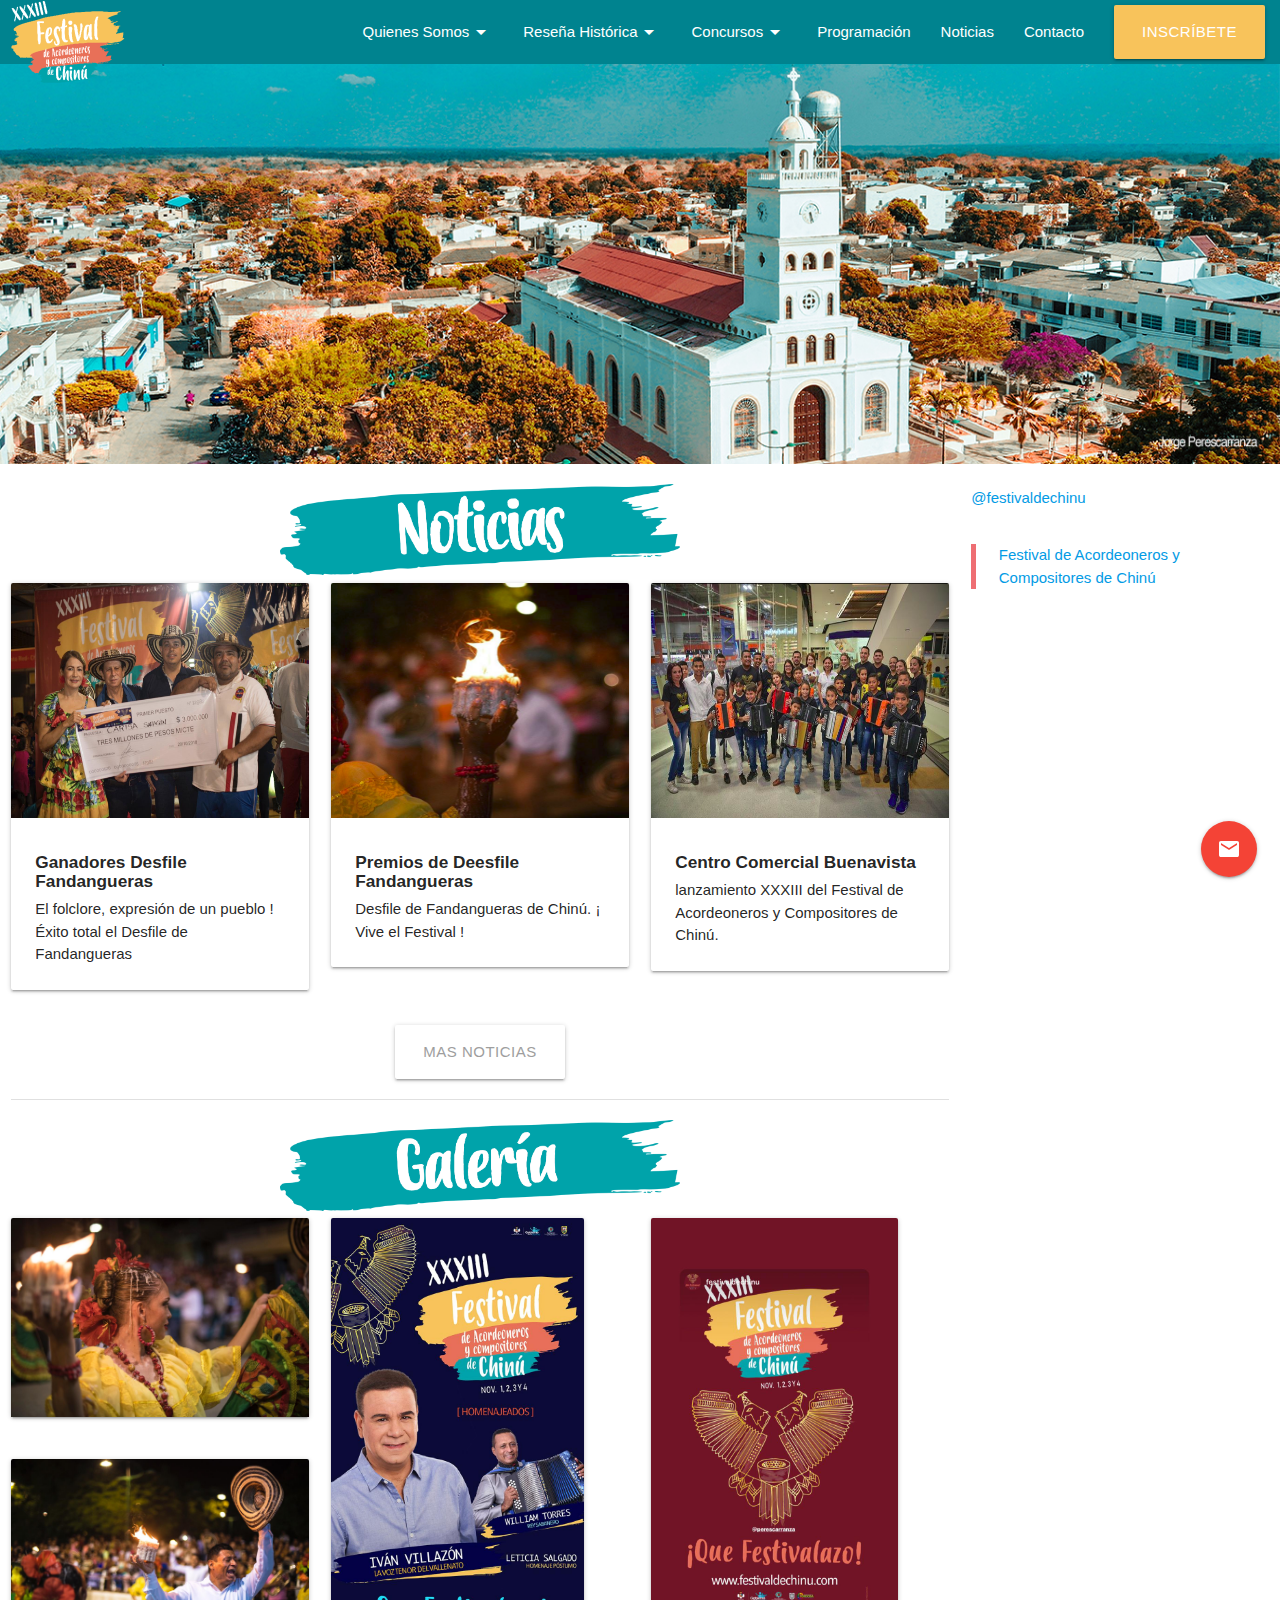
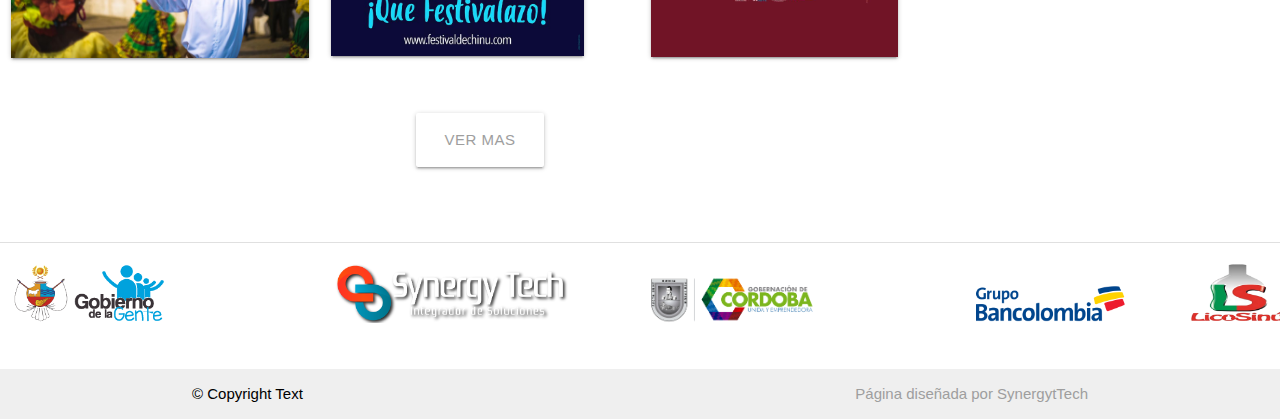
<file: index.html>
<!DOCTYPE html>
<html lang="es">

<head>
	<meta charset="utf-8">
	<link href="https://fonts.googleapis.com/icon?family=Material+Icons" rel="stylesheet">
	<link rel="icon" type="image/png" href="./img/favicon.ico" />
	<link rel="stylesheet" type="text/css" href="./css/materialize/materialize.min.css">
	<link rel="stylesheet" type="text/css" href="./css/master.css">
	<title>Festival de Chinú</title>
</head>

<body>
	<!-- NAV -->
	<div class="navbar-fixed">
		<nav class="green-fest z-depth-0">
			<div class="nav-wrapper">
				<a href="#" class="sidenav-trigger" data-target="mobile-nav">
					<i class="material-icons">menu</i>
				</a>
				<a href="./index.html" class="brand-logo"> <img src="./img/logo.png" alt=""> </a>
				<ul class="right hide-on-med-and-down">
						<li><a class="nav navText" href="#!" data-target="dropdown1">Quienes Somos<i class="material-icons right">arrow_drop_down</i></a></li>
					<li><a class="nav navText" href="#!" data-target="dropdown2">Reseña Histórica<i class="material-icons right">arrow_drop_down</i></a></li>
					<li><a class="nav navText" href="#!" data-target="dropdown3">Concursos<i class="material-icons right">arrow_drop_down</i></a></li>
					<li><a class="navText" href="./programacion.html">Programación</a></li>
					<li><a class="navText" href="./noticias.html">Noticias</a></li>
					<!-- <li><a class="navText" href="./galeria.html">Galería</a></li> -->
					
					<li><a class="navText" href="./contacto.html">Contacto</a></li>
					<li><a class="waves-effect waves-light btn-large yellow-fest" href="./inscripcion.html">Inscríbete</a></li>
				</ul>
			</div>
		</nav>
	</div>

	<!-- SIDENAV -->
	<ul class="sidenav collapsible" id="mobile-nav">
		<li>
			<div class="collapsible-header">Quienes Somos<i class="material-icons">arrow_drop_down</i></div>
			<div class="collapsible-body ">
				<ul>
					<li><a href="./juntaD.html">Junta Directiva</a></li>
					<!-- <li><a href="#!">Presidentes</a></li> -->
				</ul>
			</div>

		</li>
		<li>
			<div class="collapsible-header">Reseña Histórica<i class="material-icons">arrow_drop_down</i></div>
			<div class="collapsible-body ">
				<ul>
					<li><a href="#!">Historia del Festival</a></li>
					<li><a href="#!">Homenajeados</a></li>
				</ul>
			</div>
		</li>
		<li>
			<div class="collapsible-header">Concursos<i class="material-icons">arrow_drop_down</i></div>
			<div class="collapsible-body ">
				<ul>
					<li><a href="./reglamento.html">Reglamentos</a></li>
					<li><a href="./concursos.html">Concursos a Realizar</a></li>
					<li><a href="./premios.html">Premios</a></li>
				</ul>
			</div>

		</li>
		<li><a href="./programacion.html">Programación</a></li>
		<li><a href="#!">Noticias</a></li>
		<li><a href="#!">Galería</a></li>
		<li><a href="./contacto.html">Contáctenos</a></li>
		<li><a href="./inscripcion.html">Inscríbete</a></li>
		<li>
			<div class="divider"></div>
		</li>
	</ul>

	<!-- Dropdown Structure -->
	<ul id="dropdown1" class="dropdown-content green-fest">
		<li><a href="./juntaD.html">Junta Directiva</a></li>
		<!-- <li><a href="#!">Presidentes</a></li> -->
	</ul>
	<ul id="dropdown2" class="dropdown-content green-fest">
		<li><a href="#!">Historia del Festival</a></li>
		<li><a href="#!">Homenajeados</a></li>
	</ul>
	<ul id="dropdown3" class="dropdown-content green-fest">
		<li><a href="./reglamento.html">Reglamentos</a></li>
		<li><a href="./concursos.html">Concursos a Realizar</a></li>
		<li><a href="./premios.html">Premios</a></li>
	</ul>

	<!-- Content -->
	<!-- Carousel -->
	<div class="carousel carousel-slider ">

		<div class="carousel-item carousel" href="#one!">
			<img src="./img/banner8.jpg" alt="" style="width:100%; height: 100% ">
		</div>
		<div class="carousel-item carousel2" href="#two!">
			<img src="./img/Sin título-1 copia.jpg" alt="" style="width:100%; height: 100% ">
		</div>
		<div class="carousel-item carousel3" href="#three!">
			<img src="./img/banner44.jpg" alt="" style="width:100%; height: 100% ">
		</div>
		<div class="carousel-item carousel3" href="#three!">
			<img src="./img/banner7.jpg" alt="" style="width:100%; height: 100% ">
		</div>
		<div class="carousel-item carousel3" href="#three!">
			<img src="./img/banner6.jpg" alt="" style="width:100%; height: 100% ">
		</div>
	</div>

	<div class="fixed-action-btn">
		<a class="btn-floating btn-large red" href="https://gator3185.hostgator.com:2096/" target="_blank"> 
		  <i class="large material-icons">mail</i>
		</a>
		
	  </div>
	<div class="row">
		<main class="col s12 m8 l9">
			<img src="./img/NOTICIAS.png" height="100px" alt="" class="responsive-img programacion">
			<div class="row">
				<div class="col l4 m4 s12">
					<div class="card hoverable">
						<div class="card-image noticia">
							<img src="./img/Gdesfile.jpeg" alt="">
							<div class="card-content">
								<h6> <b> Ganadores Desfile Fandangueras </b></h6>
								<p>El folclore, expresión de un pueblo ! 
									Éxito total el Desfile de Fandangueras</p>
							</div>
							
						</div>
					</div>
				</div>
				<div class="col l4 m4 s12">
					<div class="card hoverable" >
						<div class="card-image noticia" >
							<img src="./img/premiosD.png" alt="" >
							<div class="card-content">
								<h6> <b> Premios de Deesfile Fandangueras</b></h6>
								<p>Desfile de Fandangueras de Chinú. ¡ Vive el Festival ! </p>
							</div>
							
						</div>
					</div>
				</div>
				<div class="col l4 m4 s12">
					<div class="card hoverable" >
						<div class="card-image noticia" >
							<img src="./img/CCB.png" alt="" >
							<div class="card-content">
								<h6> <b>Centro Comercial Buenavista </b></h6>
								<p>lanzamiento XXXIII del Festival de Acordeoneros y Compositores de Chinú. </p>
							</div>
							
						</div>
					</div>
				</div>
			</div>
			<div class="row">
				<div class="center">
					<a class="waves-effect waves-light btn-large white grey-text" href="./noticias.html">mas noticias</a>
				</div>
			</div>

			<div class="divider"></div>

			<img src="./img/Galeria.png" height="100px" alt="" class="responsive-img programacion">
			<div class="row">
				<div class="col l4 m4 s12">
					<div class="row">
						<div class="col">
							<div class="card hoverable">
								<div class="card-image">
									<img class="materialboxed" width="" src="./img/desfile.jpeg">
								</div>
							</div>
						</div>
					</div>
					<div class="row">
						<div class="col">
							<div class="card hoverable">
								<div class="card-image">
									<img class="materialboxed" width="" src="./img/desfile2.jpeg">
								</div>
							</div>
						</div>
					</div>
				</div>
				<div class="col l4 m4 s12">
					<div class="card hoverable" style="width: 85%; height: 100%;">
						<div class="card-image">
							<img class="materialboxed" width="" src="./img/paralax3.jpeg">
						</div>
					</div>
				</div>
				<div class="col l4 m4 s12">
					<div class="card hoverable" style="width: 83%; height: 100%;">
						<div class="card-image">
							<img class="materialboxed" width="" src="./img/paralax4.jpeg">
						</div>
					</div>
				</div>
			</div>
			<div class="row">
				<div class="center">
					<a class="waves-effect waves-light btn-large white grey-text" href="./galeria.html">ver mas</a>
				</div>
			</div>
		</main>

		<aside class="section">
			<!-- InstaWidget -->
			<div class="row">
				<div class="col s12 m4 l3">
					<div class="card z-depth-0">
						<a href="https://instawidget.net/v/user/festivaldechinu" id="link-69c8195731666a8b272387a4057d19645d9a9da1f70c8fc304788b54c482406e">@festivaldechinu</a>
						<script src="https://instawidget.net/js/instawidget.js?u=69c8195731666a8b272387a4057d19645d9a9da1f70c8fc304788b54c482406e&width=100%&height=100px"></script>
					</div>
				</div>
				<div class="col s12 m4 l3">
					<div class="card z-depth-0">
						<div class="fb-page" data-href="https://www.facebook.com/Festivalchinu/" data-tabs="timeline" data-small-header="false"
						 data-adapt-container-width="true" data-hide-cover="false" data-show-facepile="true" style="width: auto; height: auto;">
							<blockquote cite="https://www.facebook.com/Festivalchinu/" class="fb-xfbml-parse-ignore" style="width: auto; height: 100%">
								<a href="https://www.facebook.com/Festivalchinu/">Festival de Acordeoneros y Compositores de
									Chinú</a>
							</blockquote>
						</div>
					</div>
				</div>
			</div>
		</aside>
	</div>

	<div class="divider"></div>

	<footer class="page-footer white">

		<div class="row">


			<div class="col l3 s12 m3">
				<a href="http://www.chinu-cordoba.gov.co/Paginas/Inicio.aspx" target="_blank">
					<img src="./img/municipio.png" height="60px" alt="">
				</a>

			</div>
			<div class="col l3 s12 m5">
				<a href="http://www.synergytech.com.co/" target="_blank">
					<img src="./img/logosynergy.png" height="60x" alt="">
				</a>

			</div>
			<div class="col l3 s12 m4">
				<a href="http://www.cordoba.gov.co/" target="_blank">
					<img src="./img/gobernacionCodroba.png" height="60px" alt="">
				</a>

			</div>
			<div class="col l2 s12 m6">
				<a href="https://www.grupobancolombia.com/wps/portal/personas" target="_blank">
					<img src="./img/bancolombia.png" height="80px" alt="">
				</a>

			</div>
			<div class="col l1 s12 m6">
				<a href="http://licosinu.com/" target="_blank">
					<img src="./img/logo_licosinu.png" height="60px" alt="">
				</a>

			</div>


		</div>

		<div class="footer-copyright">
			<div class="container black-text">
				© Copyright Text
				<a class="grey-text right" href="#!">Página diseñada por SynergytTech</a>
			</div>
		</div>

	</footer>

	<!-- Scripts -->
	<script src="https://code.jquery.com/jquery-3.3.1.min.js" integrity="sha256-FgpCb/KJQlLNfOu91ta32o/NMZxltwRo8QtmkMRdAu8="
	 crossorigin="anonymous"></script>
	<script src="./js/materialize/materialize.min.js"></script>
	<script type="text/javascript" src="./js/main.js"></script>
	<div id="fb-root"></div>
	<script>(function (d, s, id) {
			var js, fjs = d.getElementsByTagName(s)[0];
			if (d.getElementById(id)) return;
			js = d.createElement(s); js.id = id;
			js.src = 'https://connect.facebook.net/es_LA/sdk.js#xfbml=1&version=v3.1';
			fjs.parentNode.insertBefore(js, fjs);
		}(document, 'script', 'facebook-jssdk'));</script>

</body>

</html>
</file>
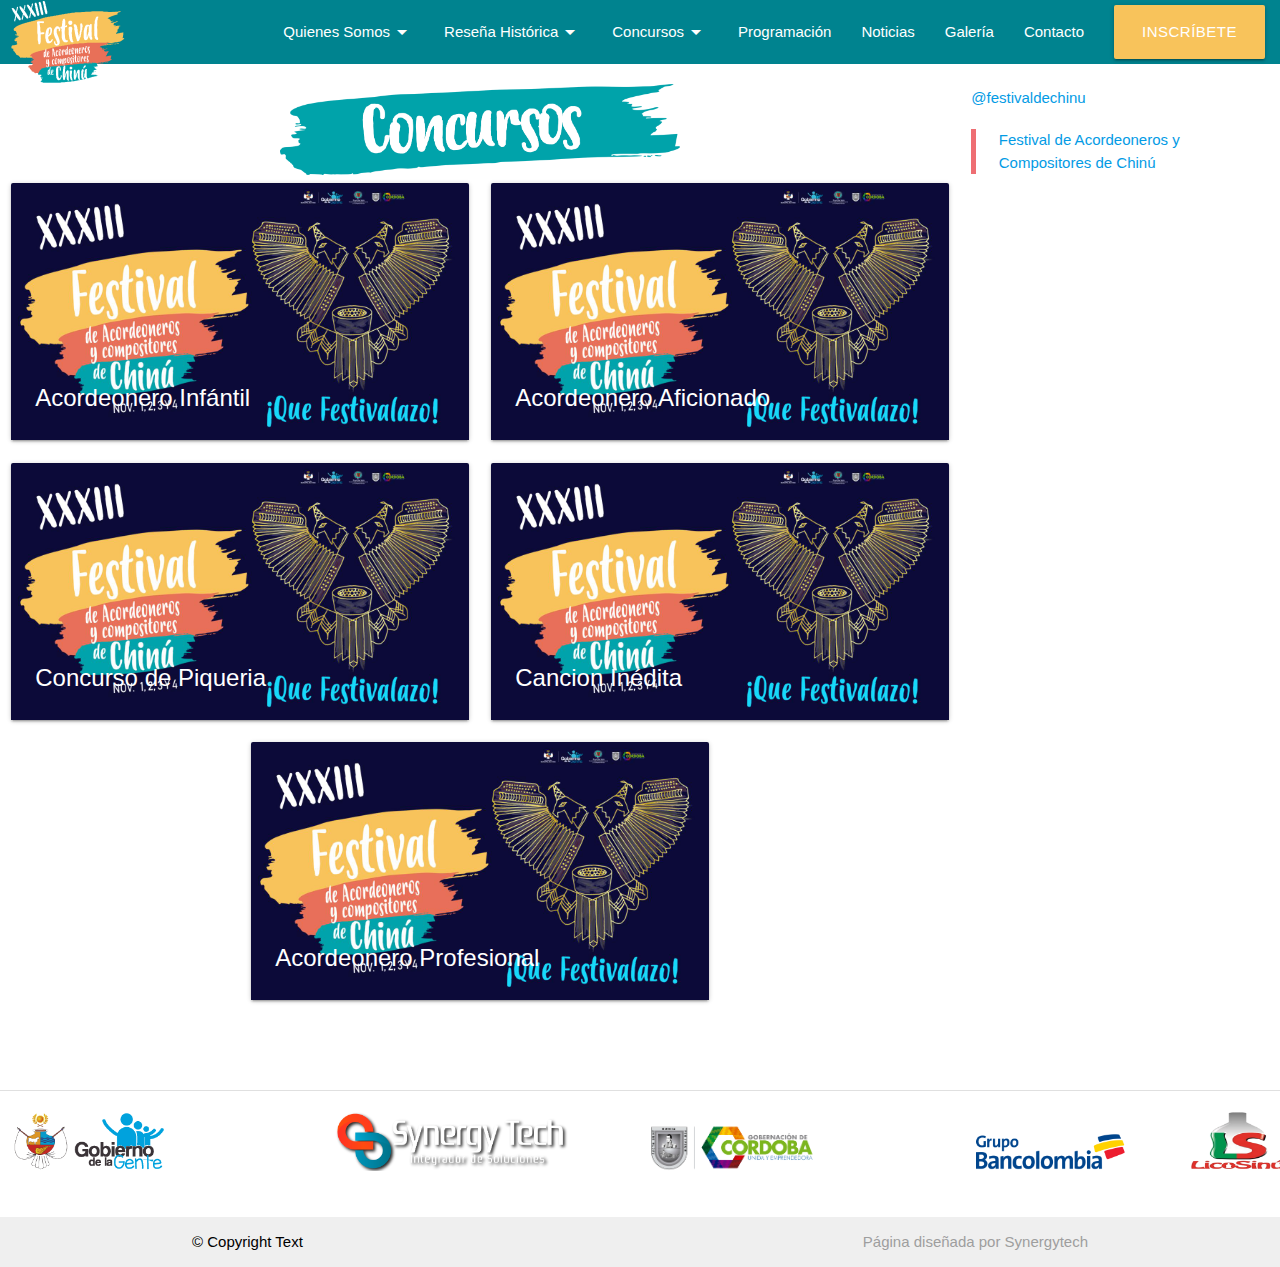
<file: concursos.html>
<!DOCTYPE html>
<html lang="es">

<head>
	<meta charset="utf-8">
	<link href="https://fonts.googleapis.com/icon?family=Material+Icons" rel="stylesheet">
	<link rel="icon" type="image/png" href="./img/favicon.ico" />
	<link rel="stylesheet" type="text/css" href="./css/materialize/materialize.min.css">
	<link rel="stylesheet" type="text/css" href="./css/master.css">
	<title>Festival de Chinú</title>
</head>

<body>
	<!-- NAV -->
	<div class="navbar-fixed">
		<nav class="green-fest z-depth-0">
			<div class="nav-wrapper">
				<a href="#" class="sidenav-trigger" data-target="mobile-nav">
					<i class="material-icons">menu</i>
				</a>
				<a href="./index.php" class="brand-logo"> <img src="./img/logo.png" alt=""> </a>
				<ul class="right hide-on-med-and-down">
					<li><a class="nav navText" href="#!" data-target="dropdown1">Quienes Somos<i class="material-icons right">arrow_drop_down</i></a></li>
					<li><a class="nav navText" href="#!" data-target="dropdown2">Reseña Histórica<i class="material-icons right">arrow_drop_down</i></a></li>
					<li><a class="nav navText" href="#!" data-target="dropdown3">Concursos<i class="material-icons right">arrow_drop_down</i></a></li>
					<li><a class="navText" href="./programacion.html">Programación</a></li>
					<li><a class="navText" href="./noticias.php">Noticias</a></li>
					<li><a class="navText" href="./galeria.html">Galería</a></li>

					<li><a class="navText" href="./contacto.html">Contacto</a></li>
					<li><a class="waves-effect waves-light btn-large yellow-fest" href="./inscripcion.html">Inscríbete</a></li>
				</ul>
			</div>
		</nav>
	</div>

	<!-- SIDENAV -->
	<ul class="sidenav collapsible" id="mobile-nav">
		<li>
			<div class="collapsible-header">Quienes Somos<i class="material-icons">arrow_drop_down</i></div>
			<div class="collapsible-body ">
				<ul>
					<li><a href="./juntaD.html">Junta Directiva</a></li>
					<!-- <li><a href="#!">Presidentes</a></li> -->
				</ul>
			</div>

		</li>
		<li>
			<div class="collapsible-header">Reseña Histórica<i class="material-icons">arrow_drop_down</i></div>
			<div class="collapsible-body ">
				<ul>
					<li><a href="#!">Historia del Festival</a></li>
					<li><a href="#!">Homenajeados</a></li>
				</ul>
			</div>
		</li>
		<li>
			<div class="collapsible-header">Concursos<i class="material-icons">arrow_drop_down</i></div>
			<div class="collapsible-body ">
				<ul>
					<li><a href="./reglamento.html">Reglamentos</a></li>
					<li><a href="./concursos.html">Concursos a Realizar</a></li>
					<li><a href="./premios.html">Premios</a></li>
				</ul>
			</div>

		</li>
		<li><a href="./programacion.html">Programación</a></li>
		<li><a href="./noticias.php">Noticias</a></li>
		<li><a href="#!">Galería</a></li>
		<li><a href="./contacto.html">Contáctenos</a></li>
		<li><a href="./inscripcion.html">Inscríbete</a></li>
		<li>
			<div class="divider"></div>
		</li>
	</ul>

	<!-- Dropdown Structure -->
	<ul id="dropdown1" class="dropdown-content green-fest">
		<li><a href="./juntaD.html">Junta Directiva</a></li>
		<!-- <li><a href="#!">Presidentes</a></li> -->
	</ul>
	<ul id="dropdown2" class="dropdown-content green-fest">
		<li><a href="#!">Historia del Festival</a></li>
		<li><a href="#!">Homenajeados</a></li>
	</ul>
	<ul id="dropdown3" class="dropdown-content green-fest">
		<li><a href="./reglamento.html">Reglamentos</a></li>
		<li><a href="./concursos.html">Concursos a Realizar</a></li>
		<li><a href="./premios.html">Premios</a></li>
	</ul>

	<!-- Content -->



	<div class="row">
		<main class="col s12 m8 l9">
			<img src="./img/concursos.png" height="100px" alt="" class="responsive-img programacion">
			<div class="row ">
				<div class="col l6 m6 s12">
					<div class="card hoverable">
						<div class="card-image">
							<img src="./img/paralax6.jpeg">
							<span class="card-title">Acordeonero Infántil</span>
						</div>
					</div>
				</div>
				<div class="col l6 m6 s12">
					<div class="card hoverable">
						<div class="card-image">
							<img src="./img/paralax6.jpeg">
							<span class="card-title">Acordeonero Aficionado</span>
						</div>
					</div>
				</div>
				<div class="col l6 m6 s12">
					<div class="card hoverable">
						<div class="card-image">
							<img src="./img/paralax6.jpeg">
							<span class="card-title">Concurso de Piqueria</span>
						</div>
					</div>
				</div>
				<div class="col l6 m6 s12">
					<div class="card hoverable">
						<div class="card-image">
							<img src="./img/paralax6.jpeg" alt="">
							<span class="card-title">Cancion Inédita</span>
						</div>
					</div>

				</div>
				<div class="col l6 m6 s12" style="margin-left:25%">
					<div class="card hoverable">
						<div class="card-image">
							<img src="./img/paralax6.jpeg" alt="">
							<span class="card-title">Acordeonero Profesional</span>
						</div>
					</div>

				</div>
			</div>

		</main>

		<aside class="section">
			<!-- InstaWidget -->
			<div class="row">
				<div class="col s12 m4 l3">
					<div class="card z-depth-0">
						<a href="https://instawidget.net/v/user/festivaldechinu" id="link-69c8195731666a8b272387a4057d19645d9a9da1f70c8fc304788b54c482406e">@festivaldechinu</a>
						<script src="https://instawidget.net/js/instawidget.js?u=69c8195731666a8b272387a4057d19645d9a9da1f70c8fc304788b54c482406e&width=100%&height=100px"></script>
						<div class="fb-page" data-href="https://www.facebook.com/Festivalchinu/" data-tabs="timeline" data-small-header="false"
						 data-adapt-container-width="true" data-hide-cover="false" data-show-facepile="true" style="width: auto; height: auto;">
							<blockquote cite="https://www.facebook.com/Festivalchinu/" class="fb-xfbml-parse-ignore" style="width: auto; height: 100%">
								<a href="https://www.facebook.com/Festivalchinu/">Festival de Acordeoneros y Compositores de
									Chinú</a>
							</blockquote>
						</div>
					</div>
				</div>
			</div>
		</aside>
	</div>

	<div class="divider"></div>

	<footer class="page-footer white">

		<div class="row">


			<div class="col l3 s12 m3">
				<a href="http://www.chinu-cordoba.gov.co/Paginas/Inicio.aspx" target="_blank">
					<img src="./img/municipio.png" height="60px" alt="">
				</a>

			</div>
			<div class="col l3 s12 m5">
				<a href="http://www.synergytech.com.co/" target="_blank">
					<img src="./img/logosynergy.png" height="60x" alt="">
				</a>

			</div>
			<div class="col l3 s12 m4">
				<a href="http://www.cordoba.gov.co/" target="_blank">
					<img src="./img/gobernacionCodroba.png" height="60px" alt="">
				</a>

			</div>
			<div class="col l2 s12 m6">
				<a href="https://www.grupobancolombia.com/wps/portal/personas" target="_blank">
					<img src="./img/bancolombia.png" height="80px" alt="">
				</a>

			</div>
			<div class="col l1 s12 m6">
				<a href="http://licosinu.com/" target="_blank">
					<img src="./img/logo_licosinu.png" height="60px" alt="">
				</a>

			</div>


		</div>

		<div class="footer-copyright">
			<div class="container black-text">
				© Copyright Text
				<a class="grey-text right" href="#!">Página diseñada por Synergytech</a>
			</div>
		</div>
	</footer>

	<!-- Scripts -->
	<script src="https://code.jquery.com/jquery-3.3.1.min.js" integrity="sha256-FgpCb/KJQlLNfOu91ta32o/NMZxltwRo8QtmkMRdAu8="
	 crossorigin="anonymous"></script>
	<script src="./js/materialize/materialize.min.js"></script>
	<script type="text/javascript" src="./js/main.js"></script>
	<div id="fb-root"></div>
	<script>(function (d, s, id) {
			var js, fjs = d.getElementsByTagName(s)[0];
			if (d.getElementById(id)) return;
			js = d.createElement(s); js.id = id;
			js.src = 'https://connect.facebook.net/es_LA/sdk.js#xfbml=1&version=v3.1';
			fjs.parentNode.insertBefore(js, fjs);
		}(document, 'script', 'facebook-jssdk'));</script>

</body>

</html>
</file>
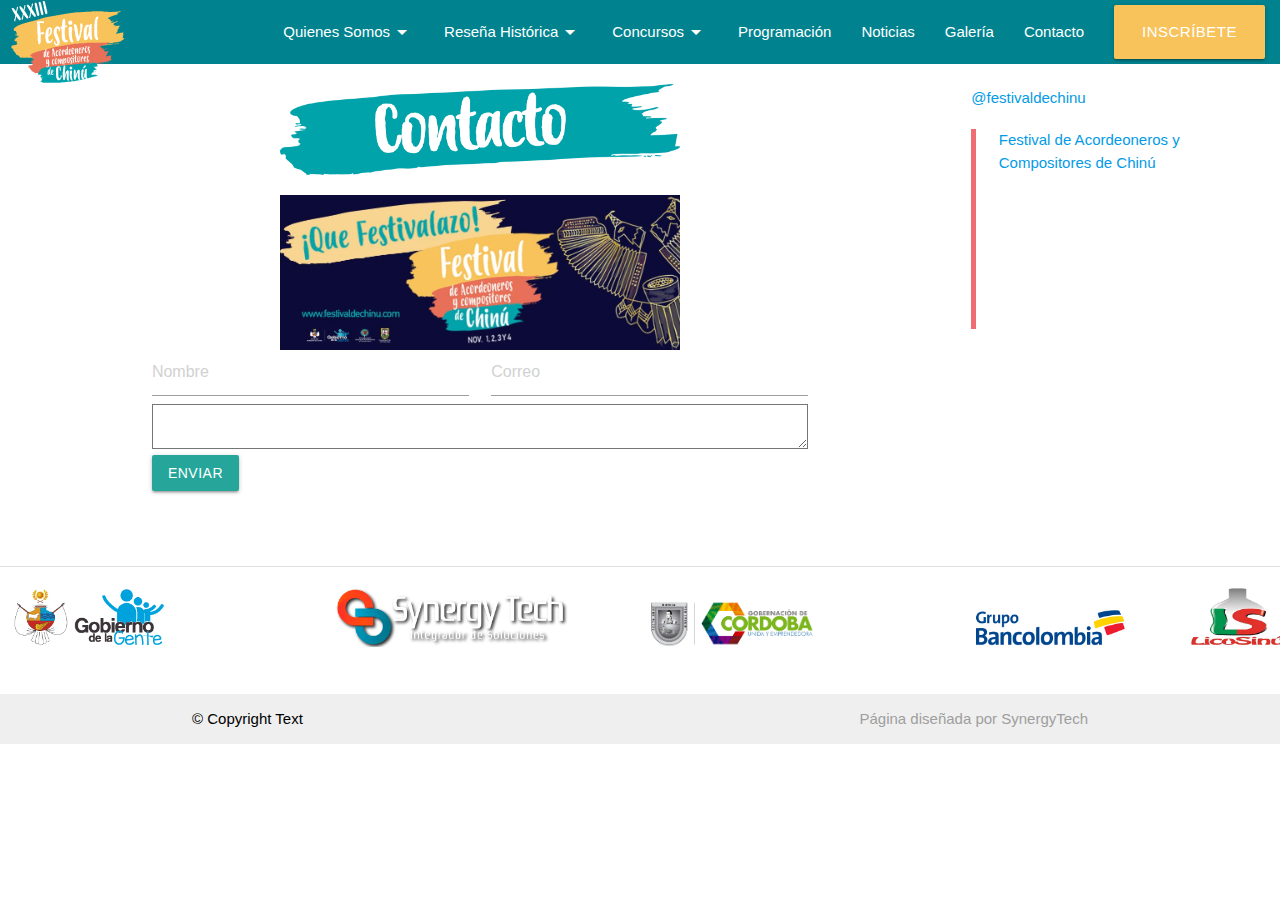
<file: contacto.html>
<!DOCTYPE html>
<html lang="es">

<head>
	<meta charset="utf-8">
	<link href="https://fonts.googleapis.com/icon?family=Material+Icons" rel="stylesheet">
	<link rel="icon" type="image/png" href="./img/favicon.ico" />
	<link rel="stylesheet" type="text/css" href="./css/materialize/materialize.min.css">
	<link rel="stylesheet" type="text/css" href="./css/master.css">
	<title>Festival de Chinú</title>
</head>

<body>
	<!-- NAV -->
	<div class="navbar-fixed">
		<nav class="green-fest z-depth-0">
			<div class="nav-wrapper">
				<a href="#" class="sidenav-trigger" data-target="mobile-nav">
					<i class="material-icons">menu</i>
				</a>
				<a href="./index.php" class="brand-logo"> <img src="./img/logo.png" alt=""> </a>
				<ul class="right hide-on-med-and-down">
					<li><a class="nav navText" href="#!" data-target="dropdown1">Quienes Somos<i class="material-icons right">arrow_drop_down</i></a></li>
					<li><a class="nav navText" href="#!" data-target="dropdown2">Reseña Histórica<i class="material-icons right">arrow_drop_down</i></a></li>
					<li><a class="nav navText" href="#!" data-target="dropdown3">Concursos<i class="material-icons right">arrow_drop_down</i></a></li>
					<li><a class="navText" href="./programacion.html">Programación</a></li>
					<li><a class="navText" href="./noticias.php">Noticias</a></li>
					<li><a class="navText" href="./galeria.html">Galería</a></li>

					<li><a class="navText" href="./contacto.html">Contacto</a></li>
					<li><a class="waves-effect waves-light btn-large yellow-fest" href="./inscripcion.html">Inscríbete</a></li>
				</ul>
			</div>
		</nav>
	</div>

	<!-- SIDENAV -->
	<ul class="sidenav collapsible" id="mobile-nav">
		<li>
			<div class="collapsible-header">Quienes Somos<i class="material-icons">arrow_drop_down</i></div>
			<div class="collapsible-body ">
				<ul>
					<li><a href="./juntaD.html">Junta Directiva</a></li>
					<!-- <li><a href="#!">Presidentes</a></li> -->
				</ul>
			</div>

		</li>
		<li>
			<div class="collapsible-header">Reseña Histórica<i class="material-icons">arrow_drop_down</i></div>
			<div class="collapsible-body ">
				<ul>
					<li><a href="#!">Historia del Festival</a></li>
					<li><a href="#!">Homenajeados</a></li>
				</ul>
			</div>
		</li>
		<li>
			<div class="collapsible-header">Concursos<i class="material-icons">arrow_drop_down</i></div>
			<div class="collapsible-body ">
				<ul>
					<li><a href="./reglamento.html">Reglamentos</a></li>
					<li><a href="./concursos.html">Concursos a Realizar</a></li>
					<li><a href="./premios.html">Premios</a></li>
				</ul>
			</div>

		</li>
		<li><a href="./programacion.html">Programación</a></li>
		<li><a href="./noticias.php">Noticias</a></li>
		<li><a href="./galeria.html">Galería</a></li>
		<li><a href="./contacto.html">Contáctenos</a></li>
		<li><a href="./inscripcion.html">Inscríbete</a></li>
		<li>
			<div class="divider"></div>
		</li>
	</ul>

	<!-- Dropdown Structure -->
	<ul id="dropdown1" class="dropdown-content green-fest">
		<li><a href="./juntaD.html">Junta Directiva</a></li>
		<!-- <li><a href="#!">Presidentes</a></li> -->
	</ul>
	<ul id="dropdown2" class="dropdown-content green-fest">
		<li><a href="#!">Historia del Festival</a></li>
		<li><a href="#!">Homenajeados</a></li>
	</ul>
	<ul id="dropdown3" class="dropdown-content green-fest">
		<li><a href="reglamento.html">Reglamentos</a></li>
		<li><a href="./concursos.html">Concursos a Realizar</a></li>
		<li><a href="./premios.html">Premios</a></li>
	</ul>

	<!-- Content -->



	<div class="row">
		<main class="col s12 m8 l9">
			<img src="./img/contacto.png" height="100px" alt="" class="responsive-img programacion">
			<img src="./img/paralax1.jpeg" class="responsive-img contacto" alt="">
			<form action="http://www.festivaldechinu.com/cgi-sys/formmail.pl" method="POST">
				<input type="hidden" name="recipient" value="info@festivaldechinu.com" />

				<input type="hidden" name="subject" value="Contacto" />
				<input type="hidden" name="redirect" value="http://www.festivaldechinu.com/contacto.html" />
				<div class="container">
					<div class="row">
						<div class="col s6">
							<input type="text" name="nombre" size="40" value="" placeholder="Nombre">
						</div>
						<div class="col s6">
							<input type="text" name="email" size="40" value="" placeholder="Correo">

						</div>
						<div class="col s12 m12 l12">
							<textarea name="mensaje" placeholder="mensaje" rows="5" cols="40" >  </textarea>
						</div>
						<div class="col s1">
							<button class="hoverable btn" type="submit" name="Submit">Enviar</button>

						</div>
					</div>
				</div>



			</form>



		</main>

		<aside class="section">
			<!-- InstaWidget -->
			<div class="row">
				<div class="col s12 m4 l3">
					<div class="card z-depth-0">
						<a href="https://instawidget.net/v/user/festivaldechinu" id="link-69c8195731666a8b272387a4057d19645d9a9da1f70c8fc304788b54c482406e">@festivaldechinu</a>
						<script src="https://instawidget.net/js/instawidget.js?u=69c8195731666a8b272387a4057d19645d9a9da1f70c8fc304788b54c482406e&width=100%&height=100px"></script>
						<div class="fb-page" data-href="https://www.facebook.com/Festivalchinu/" data-tabs="timeline" data-small-header="false"
						 data-adapt-container-width="true" data-hide-cover="false" data-show-facepile="true" style="width: 100%; height: 100px;">
							<blockquote cite="https://www.facebook.com/Festivalchinu/" class="fb-xfbml-parse-ignore" style="width: 100%; height: 200px">
								<a href="https://www.facebook.com/Festivalchinu/">Festival de Acordeoneros y Compositores de
									Chinú</a>
							</blockquote>
						</div>
					</div>
				</div>
			</div>
		</aside>
	</div>

	<div class="divider"></div>

	<footer class="page-footer white">

		<div class="row">


			<div class="col l3 s12 m3">
				<a href="http://www.chinu-cordoba.gov.co/Paginas/Inicio.aspx" target="_blank">
					<img src="./img/municipio.png" height="60px" alt="">
				</a>

			</div>
			<div class="col l3 s12 m5">
				<a href="http://www.synergytech.com.co/" target="_blank">
					<img src="./img/logosynergy.png" height="60x" alt="">
				</a>

			</div>
			<div class="col l3 s12 m4">
				<a href="http://www.cordoba.gov.co/" target="_blank">
					<img src="./img/gobernacionCodroba.png" height="60px" alt="">
				</a>

			</div>
			<div class="col l2 s12 m6">
				<a href="https://www.grupobancolombia.com/wps/portal/personas" target="_blank">
					<img src="./img/bancolombia.png" height="80px" alt="">
				</a>

			</div>
			<div class="col l1 s12 m6">
				<a href="http://licosinu.com/" target="_blank">
					<img src="./img/logo_licosinu.png" height="60px" alt="">
				</a>

			</div>


		</div>

		<div class="footer-copyright">
			<div class="container black-text">
				© Copyright Text
				<a class="grey-text right" href="#!">Página diseñada por SynergyTech</a>
			</div>
		</div>
	</footer>

	<!-- Scripts -->
	<script src="https://code.jquery.com/jquery-3.3.1.min.js" integrity="sha256-FgpCb/KJQlLNfOu91ta32o/NMZxltwRo8QtmkMRdAu8="
	 crossorigin="anonymous"></script>
	<script src="./js/materialize/materialize.min.js"></script>
	<script type="text/javascript" src="./js/main.js"></script>
	<div id="fb-root"></div>
	<script>(function (d, s, id) {
			var js, fjs = d.getElementsByTagName(s)[0];
			if (d.getElementById(id)) return;
			js = d.createElement(s); js.id = id;
			js.src = 'https://connect.facebook.net/es_LA/sdk.js#xfbml=1&version=v3.1';
			fjs.parentNode.insertBefore(js, fjs);
		}(document, 'script', 'facebook-jssdk'));</script>

</body>

</html>
</file>
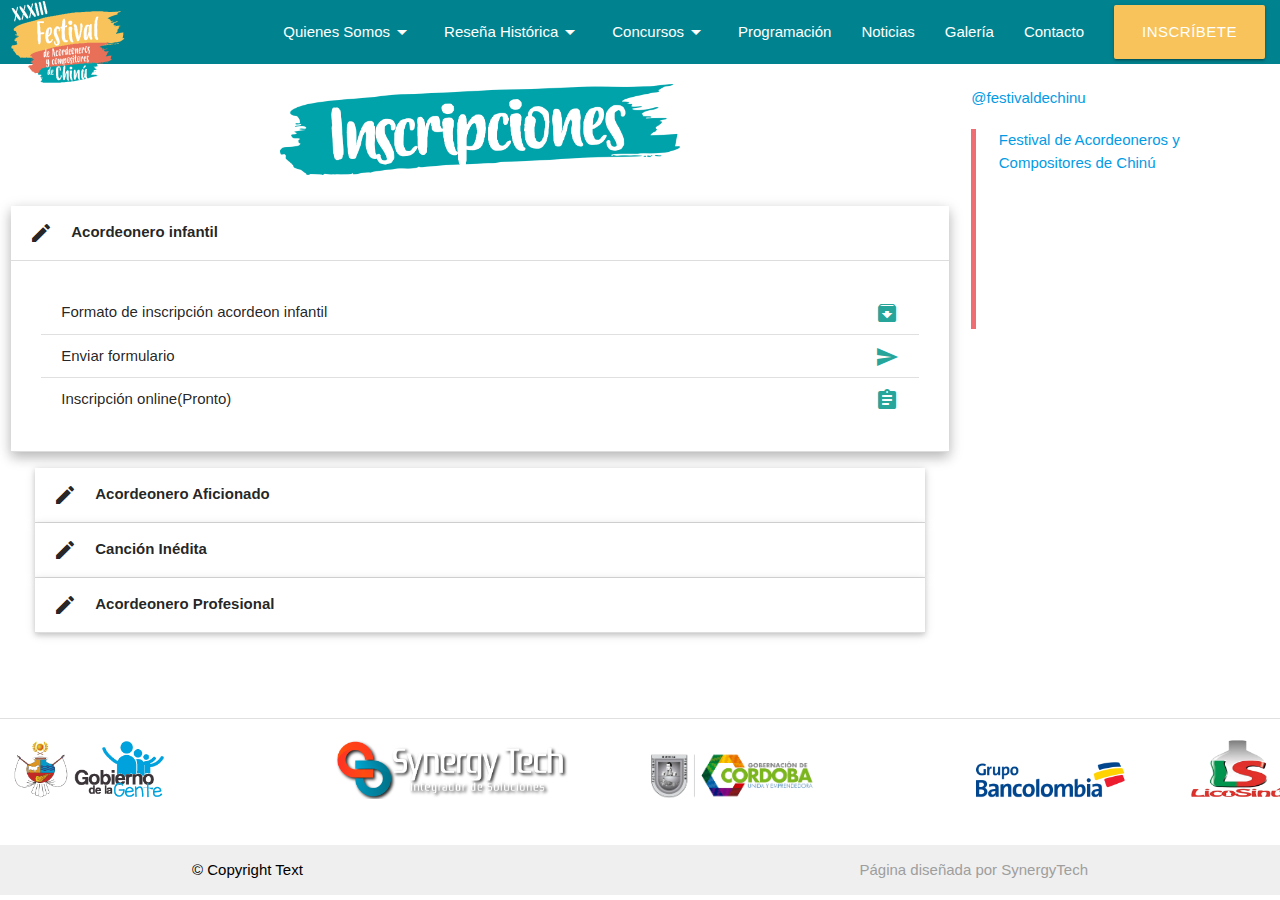
<file: inscripcion.html>
<!DOCTYPE html>
<html lang="es">

<head>
	<meta charset="utf-8">
	<link href="https://fonts.googleapis.com/icon?family=Material+Icons" rel="stylesheet">
	<link rel="icon" type="image/png" href="./img/favicon.ico" />
	<link rel="stylesheet" type="text/css" href="./css/materialize/materialize.min.css">
	<link rel="stylesheet" type="text/css" href="./css/master.css">
	<title>Festival de Chinú</title>
</head>

<body>
	<!-- NAV -->
	<div class="navbar-fixed">
		<nav class="green-fest z-depth-0">
			<div class="nav-wrapper">
				<a href="#" class="sidenav-trigger" data-target="mobile-nav">
					<i class="material-icons">menu</i>
				</a>
				<a href="./index.php" class="brand-logo"> <img src="./img/logo.png" alt=""> </a>
				<ul class="right hide-on-med-and-down">
					<li><a class="nav navText" href="#!" data-target="dropdown1">Quienes Somos<i class="material-icons right">arrow_drop_down</i></a></li>
					<li><a class="nav navText" href="#!" data-target="dropdown2">Reseña Histórica<i class="material-icons right">arrow_drop_down</i></a></li>
					<li><a class="nav navText" href="#!" data-target="dropdown3">Concursos<i class="material-icons right">arrow_drop_down</i></a></li>
					<li><a class="navText" href="./programacion.html">Programación</a></li>
					<li><a class="navText" href="./noticias.php">Noticias</a></li>
					<li><a class="navText" href="./galeria.html">Galería</a></li>

					<li><a class="navText" href="./contacto.html">Contacto</a></li>
					<li><a class="waves-effect waves-light btn-large yellow-fest" href="./inscripcion.html">Inscríbete</a></li>
				</ul>
			</div>
		</nav>
	</div>

	<!-- SIDENAV -->
	<ul class="sidenav collapsible" id="mobile-nav">
		<li>
			<div class="collapsible-header">Quienes Somos<i class="material-icons">arrow_drop_down</i></div>
			<div class="collapsible-body ">
				<ul>
					<li><a href="./juntaD.html">Junta Directiva</a></li>
					<!-- <li><a href="#!">Presidentes</a></li> -->
				</ul>
			</div>

		</li>
		<li>
			<div class="collapsible-header">Reseña Histórica<i class="material-icons">arrow_drop_down</i></div>
			<div class="collapsible-body ">
				<ul>
					<li><a href="#!">Historia del Festival</a></li>
					<li><a href="#!">Homenajeados</a></li>
				</ul>
			</div>
		</li>
		<li>
			<div class="collapsible-header">Concursos<i class="material-icons">arrow_drop_down</i></div>
			<div class="collapsible-body ">
				<ul>
					<li><a href="./reglamento.html">Reglamentos</a></li>
					<li><a href="./concursos.html">Concursos a Realizar</a></li>
					<li><a href="./premios.html">Premios</a></li>
				</ul>
			</div>

		</li>
		<li><a href="./programacion.html">Programación</a></li>
		<li><a href="./noticias.php">Noticias</a></li>
		<li><a href="./galeria.html">Galería</a></li>
		<li><a href="./contacto.html">Contáctenos</a></li>
		<li><a href="./inscripcion.html">Inscríbete</a></li>
		<li>
			<div class="divider"></div>
		</li>
	</ul>

	<!-- Dropdown Structure -->
	<ul id="dropdown1" class="dropdown-content green-fest">
		<li><a href="./juntaD.html">Junta Directiva</a></li>
		<!-- <li><a href="#!">Presidentes</a></li> -->
	</ul>
	<ul id="dropdown2" class="dropdown-content green-fest">
		<li><a href="#!">Historia del Festival</a></li>
		<li><a href="#!">Homenajeados</a></li>
	</ul>
	<ul id="dropdown3" class="dropdown-content green-fest">
		<li><a href="./reglamento.html">Reglamentos</a></li>
		<li><a href="./concursos.html">Concursos a Realizar</a></li>
		<li><a href="./premios.html">Premios</a></li>
	</ul>

	<!-- Content -->
	<div class="row">
		<main class="col s12 m8 l9">
				<img src="./img/inscrip.png" height="100px" alt="" class="responsive-img programacion">
			<div class="section">
				<ul class="collapsible popout">
					<li class="active">
						<div class="collapsible-header"><i class="material-icons">edit</i> <b>Acordeonero infantil</b> </div>
						<div class="collapsible-body">
							<ul class="collection">
								<li class="collection-item">
									<div>Formato de inscripción acordeon infantil<a href="https://drive.google.com/file/d/13JKf8yoQqGM4bKdNxDAP5lrdJHl-FOmJ"
										 target="_blank" class="secondary-content"><i class="material-icons">archive</i></a></div>
								</li>
								<li class="collection-item">
									<div>Enviar formulario<a href="#modal-enviar" class="secondary-content modal-trigger"><i class="material-icons">send</i></a></div>
								</li>
								<li class="collection-item">
									<div>Inscripción online(Pronto)<a href="#infantil" class="secondary-content modal-trigger"><i class="material-icons">assignment</i></a></div>
								</li>
							</ul>
						</div>
					</li>

					<li>
						<div class="collapsible-header"><i class="material-icons">edit</i> <b>Acordeonero Aficionado</b>
						</div>
						<div class="collapsible-body">
							<ul class="collection">
								<li class="collection-item">
									<div>Formato de inscripción acordeon aficionado<a href="https://drive.google.com/file/d/1EJxB_MQSeNnRFrJDxXD6WqVdYLCkrGNr"
										 target="_blank" class="secondary-content"><i class="material-icons">archive</i></a></div>
								</li>
								<li class="collection-item">
									<div>Enviar formulario<a href="#modal-enviar" class="secondary-content modal-trigger"><i class="material-icons">send</i></a></div>
								</li>
								<li class="collection-item">
									<div>Inscripción online(Pronto)<a href="#aficionado" class="secondary-content modal-trigger"><i class="material-icons">assignment</i></a></div>
								</li>
							</ul>
						</div>
					</li>

					<li>
						<div class="collapsible-header"><i class="material-icons">edit</i> <b>Canción Inédita</b> </div>
						<div class="collapsible-body">
							<ul class="collection">
								<li class="collection-item">
									<div>Formato de inscripción canción inédita<a href="https://drive.google.com/file/d/1yYiLaH2fNTei3x3tu2AFW5PZg013JIKE"
										 target="_blank" class="secondary-content"><i class="material-icons">archive</i></a></div>
								</li>
								<li class="collection-item">
									<div>Enviar formulario<a href="#modal-enviar" class="secondary-content modal-trigger"><i class="material-icons">send</i></a></div>
								</li>
								<li class="collection-item">
									<div>Inscripción online(Pronto)<a href="#inedita" class="secondary-content modal-trigger"><i class="material-icons">assignment</i></a></div>
								</li>
							</ul>
						</div>
					</li>

					<li>
						<div class="collapsible-header"><i class="material-icons">edit</i> <b>Acordeonero Profesional</b>
						</div>
						<div class="collapsible-body">
							<ul class="collection">
								<li class="collection-item">
									<div>Formato de inscripción acordeón profesional<a href="https://drive.google.com/file/d/16UkeMvLfLLbGSMy-tPkvI68qxixL8ZZj"
										 target="_blank" class="secondary-content"><i class="material-icons">archive</i></a></div>
								</li>
								<li class="collection-item">
									<div>Enviar formulario<a href="#modal-enviar" class="secondary-content modal-trigger"><i class="material-icons">send</i></a></div>
								</li>
								<li class="collection-item">
									<div>Inscripción online(Pronto)<a href="#profesional" class="secondary-content modal-trigger"><i class="material-icons">assignment</i></a></div>
								</li>
							</ul>
						</div>
					</li>
				</ul>
			</div>
			<!-- Modal Structure -->
			<div id="modal-enviar" class="modal">
				<div class="modal-content">
					<h4>Enviar Formulario</h4>
					<form name="fileForm" id="fileForm" enctype="multipart/form-data" method="post" action="enviarInscripcion.php"
					 target='_self'>
						<div class="file-field input-field">
							<div class="btn">
								<span>Archivo</span>
								<input type="file" name="archivo" id="archivo">
							</div>
							<div class="file-path-wrapper">
								<input class="file-path validate" type="text" id="filePath">
							</div>
							<span id="helper-text" class="helper-text center">Abjunta tu formulario de inscripción</span>
							<div class="progress" style="display: none;">
								<div class="indeterminate"></div>
							</div>
						</div>
						<div class="center">
							<button class="btn waves-effect waves-light" type="submit" name="sendFile" id="sendFile">Enviar
								<i class="material-icons right">send</i>
							</button>
							<!-- <input type='submit' value='Enviar' class="btn waves-effect waves-light"> -->
						</div>
					</form>
				</div>
				<div class="modal-footer">
					<a href="#!" class="modal-close waves-effect btn-flat">Cerrar</a>
					<!-- <a href="#!" id="sendFile" class="waves-effect btn-flat">Enviar</a> -->
				</div>
			</div>
			<!-- Modal Structure Aficionado -->
			<div id="aficionado" class="modal">
				<div class="modal-content">
					<h4>Enviar Formulario</h4>
					<form name="formaficionado" id="formaficionado" enctype="multipart/form-data" method="post" action="enviarInscripcion.php"
					 target='_self'>
						<div class="row">
							<div class="col s12 m12 l12">
								<label for="">
									<input type="text" name="nombre" placeholder="Nombre Completo">
								</label>
							</div>
							<div class="col s12 m6 l6">
								<label for="">
									<input type="text" name="documento" placeholder="Documento">
								</label>
							</div>
							<div class="col s12 m6 l6">
								<label for="">
									<input type="number" name="edad" placeholder="Edad">
								</label>
							</div>
							<div class="col s12 m6 l6">
								<label for="">
									<input type="text" name="direccion" placeholder="Direccion">
								</label>
							</div>
							<div class="col s12 m6 l6">
								<label for="">
									<input type="text" name="barrio" placeholder="Barrio">
								</label>
							</div>
							<div class="col s12 m6 l6">
								<label for="">
									<input type="number" name="telefono" placeholder="Telefono">
								</label>
							</div>
							<div class="col s12 m6 l6">
								<label for="">
									<input type="number" name="celular" placeholder="Celular">
								</label>
							</div>
							<div class="col s12 m6 l6">
								<label for="">
									<input type="text" name="municipio" placeholder="Municipio">
								</label>
							</div>
							<div class="col s12 m6 l6">
								<label for="">
									<input type="text" name="departamento" placeholder="Departamento">
								</label>
							</div>
							<div class="col s12 m12 l12">
								<label for="">
									<input type="email" name="email" placeholder="Correo Electónico">
								</label>
							</div>
							<div class="col s12 m12 l12">
								<label for="">
									<input type="text" name="lugar y fecha nacimiento" placeholder="Lugar y Fecha nacimiento">
								</label>
							</div>
							

							<h5>Datos de los acompañantes</h5>
							<h6>Cajero</h6>
							<div class="col s12 l4 m4">

								<label for="">
									<input type="text" name="nombre cajero" placeholder="Nombre">
								</label>
							</div>
							<div class="col s12 l4 m4">

								<label for="">
									<input type="text" name="Documento Cajero" placeholder="Documento">
								</label>
							</div>
							<div class="col s12 l4 m4">

								<label for="">
									<input type="text" name="celular cajero" placeholder="Celular">
								</label>
							</div>
							<h6>Guacharaquero</h6>
							<div class="col s12 l4 m4">

								<label for="">
									<input type="text" name="nombre Guacharaquero" placeholder="Nombre">
								</label>
							</div>
							<div class="col s12 l4 m4">

								<label for="">
									<input type="text" name="Documento Guacharaquero" placeholder="Documento">
								</label>
							</div>
							<div class="col s12 l4 m4">

								<label for="">
									<input type="text" name="celular Guacharaquero" placeholder="Celular">
								</label>
							</div>
							<h6>Cantante(opcional)</h6>
							<div class="col s12 l4 m4">

								<label for="">
									<input type="text" name="nombre Cantante" placeholder="Nombre">
								</label>
							</div>
							<div class="col s12 l4 m4">

								<label for="">
									<input type="text" name="Documento Cantante" placeholder="Documento">
								</label>
							</div>
							<div class="col s12 l4 m4">

								<label for="">
									<input type="text" name="celular Cantante" placeholder="Celular">
								</label>
							</div>


						</div>

						<div class="file-field input-field">
							<div class="btn">
								<span>Archivo</span>
								<input type="file" name="archivo" id="archivo">
							</div>
							<div class="file-path-wrapper">
								<input class="file-path validate" type="text" id="filePath">
							</div>
							<span id="helper-text" class="helper-text center">Abjunta tu formulario de inscripción</span>
							<div class="progress" style="display: none;">
								<div class="indeterminate"></div>
							</div>
						</div>
						<div class="center">
							<button class="btn waves-effect waves-light" type="submit" name="sendFile" id="sendFile">Enviar
								<i class="material-icons right">send</i>
							</button>
							<!-- <input type='submit' value='Enviar' class="btn waves-effect waves-light"> -->
						</div>
					</form>
				</div>
				<div class="modal-footer">
					<a href="#!" class="modal-close waves-effect btn-flat">Cerrar</a>
					<!-- <a href="#!" id="sendFile" class="waves-effect btn-flat">Enviar</a> -->
				</div>
			</div>
			<!-- Modal Structure Infantil -->
			<div id="infantil" class="modal">
				<div class="modal-content">
					<h4>Enviar Formulario</h4>
					<form name="fileForm" id="fileForm" enctype="multipart/form-data" method="post" action="enviarInscripcion.php"
					 target='_self'>
						<div class="row">
							<div class="col s12 m12 l12">
								<label for="">
									<input type="text" name="nombre" placeholder="Nombre Completo">
								</label>
							</div>
							<div class="col s12 m6 l6">
								<label for="">
									<input type="text" name="documento" placeholder="Documento">
								</label>
							</div>
							<div class="col s12 m6 l6">
								<label for="">
									<input type="number" name="edad" placeholder="Edad">
								</label>
							</div>
							<div class="col s12 m6 l6">
								<label for="">
									<input type="text" name="direccion" placeholder="Direccion">
								</label>
							</div>
							<div class="col s12 m6 l6">
								<label for="">
									<input type="text" name="barrio" placeholder="Barrio">
								</label>
							</div>
							<div class="col s12 m6 l6">
								<label for="">
									<input type="number" name="telefono" placeholder="Telefono">
								</label>
							</div>
							<div class="col s12 m6 l6">
								<label for="">
									<input type="number" name="celular" placeholder="Celular">
								</label>
							</div>
							<div class="col s12 m6 l6">
								<label for="">
									<input type="text" name="municipio" placeholder="Municipio">
								</label>
							</div>
							<div class="col s12 m6 l6">
								<label for="">
									<input type="text" name="departamento" placeholder="Departamento">
								</label>
							</div>
							<div class="col s12 m12 l12">
								<label for="">
									<input type="email" name="email" placeholder="Correo Electónico">
								</label>
							</div>
							<div class="col s12 m6 l6">
								<label for="">
									<input type="text" name="lugar y fecha nacimiento" placeholder="Lugar y Fecha nacimiento">
								</label>
							</div>
							<div class="col s12 m6 l6">
								<label for="">
									<input type="text" name="No. SERIAL R. CIVIL" placeholder="No. SERIAL R. CIVIL">
								</label>
							</div>

							<h5>Datos de los acompañantes</h5>
							<h6>Cajero</h6>
							<div class="col s12 l4 m4">

								<label for="">
									<input type="text" name="nombre cajero" placeholder="Nombre">
								</label>
							</div>
							<div class="col s12 l4 m4">

								<label for="">
									<input type="text" name="Documento Cajero" placeholder="Documento">
								</label>
							</div>
							<div class="col s12 l4 m4">

								<label for="">
									<input type="text" name="celular cajero" placeholder="Celular">
								</label>
							</div>
							<h6>Guacharaquero</h6>
							<div class="col s12 l4 m4">

								<label for="">
									<input type="text" name="nombre Guacharaquero" placeholder="Nombre">
								</label>
							</div>
							<div class="col s12 l4 m4">

								<label for="">
									<input type="text" name="Documento Guacharaquero" placeholder="Documento">
								</label>
							</div>
							<div class="col s12 l4 m4">

								<label for="">
									<input type="text" name="celular Guacharaquero" placeholder="Celular">
								</label>
							</div>
							<h6>Cantante</h6>
							<div class="col s12 l4 m4">

								<label for="">
									<input type="text" name="nombre Cantante" placeholder="Nombre">
								</label>
							</div>
							<div class="col s12 l4 m4">

								<label for="">
									<input type="text" name="Documento Cantante" placeholder="Documento">
								</label>
							</div>
							<div class="col s12 l4 m4">

								<label for="">
									<input type="text" name="celular Cantante" placeholder="Celular">
								</label>
							</div>
							<h5>Datos Familiares</h5>
							<div class="col s12 l6 m6">

								<label for="">
									<input type="text" name="Nombre del padre" placeholder="Nombre del Padre">
								</label>
							</div>
							<div class="col s12 l6 m6">

								<label for="">
									<input type="text" name="Nombre de la madre" placeholder="Nombre de la Madre">
								</label>
							</div>

						</div>

						<div class="file-field input-field">
							<div class="btn">
								<span>Archivo</span>
								<input type="file" name="archivo" id="archivo">
							</div>
							<div class="file-path-wrapper">
								<input class="file-path validate" type="text" id="filePath">
							</div>
							<span id="helper-text" class="helper-text center">Abjunta tu formulario de inscripción</span>
							<div class="progress" style="display: none;">
								<div class="indeterminate"></div>
							</div>
						</div>
						<div class="center">
							<button class="btn waves-effect waves-light" type="submit" name="sendFile" id="sendFile">Enviar
								<i class="material-icons right">send</i>
							</button>
							<!-- <input type='submit' value='Enviar' class="btn waves-effect waves-light"> -->
						</div>
					</form>
				</div>
				<div class="modal-footer">
					<a href="#!" class="modal-close waves-effect btn-flat">Cerrar</a>
					<!-- <a href="#!" id="sendFile" class="waves-effect btn-flat">Enviar</a> -->
				</div>
			</div>
			<!-- Modal Structure Cancion Inedita -->
			<div id="inedita" class="modal">
				<div class="modal-content">
					<h4>Enviar Formulario</h4>
					<form name="formInedita" id="formInedita" enctype="multipart/form-data" method="post" action="enviarInscripcion.php"
					 target='_self'>
						<div class="row">
							<h6>Datos de la Cancion</h6>
							<div class="col s12 m6 l6">
								<label for="">
									<input type="text" name="Ritmo" placeholder="Ritmo">
								</label>
							</div>
							<div class="col s12 m3 l3">
								<input type="text" name="Letra" placeholder="Letra">
							</div>
							<div class="col s12 m3 l3">
								<input type="text" name="Musica" placeholder="Música">
							</div>
							<div class="col s12 m12 l12">
								<input type="text" name="nombre cacion" placeholder="Nombre de La Canción">
							</div>
							<h6>Datos Personales</h6>
							<div class="col s12 m12 l12">
								<label for="">
									<input type="text" name="nombre" placeholder="Nombre Completo">
								</label>
							</div>
							<div class="col s12 m6 l6">
								<label for="">
									<input type="text" name="documento" placeholder="Documento">
								</label>
							</div>
							<div class="col s12 m6 l6">
								<label for="">
									<input type="number" name="edad" placeholder="Edad">
								</label>
							</div>
							<div class="col s12 m6 l6">
								<label for="">
									<input type="text" name="direccion" placeholder="Direccion">
								</label>
							</div>
							<div class="col s12 m6 l6">
								<label for="">
									<input type="text" name="barrio" placeholder="Barrio">
								</label>
							</div>
							<div class="col s12 m6 l6">
								<label for="">
									<input type="number" name="telefono" placeholder="Telefono">
								</label>
							</div>
							<div class="col s12 m6 l6">
								<label for="">
									<input type="number" name="celular" placeholder="Celular">
								</label>
							</div>
							<div class="col s12 m6 l6">
								<label for="">
									<input type="text" name="municipio" placeholder="Municipio">
								</label>
							</div>
							<div class="col s12 m6 l6">
								<label for="">
									<input type="text" name="departamento" placeholder="Departamento">
								</label>
							</div>
							<div class="col s12 m12 l12">
								<label for="">
									<input type="email" name="email" placeholder="Correo Electónico">
								</label>
							</div>
							<div class="col s12 m6 l6">
								<label for="">
									<input type="text" name="lugar nacimiento" placeholder="Lugar de nacimiento">
								</label>
							</div>
							<div class="col s12 m6 l6">
								<label for="">
									<input type="Date" name="Fecha Nacimiento" placeholder="Lugar de Naciemiento">
								</label>
							</div>


						</div>

						<div class="file-field input-field">
							<div class="btn">
								<span>Archivo</span>
								<input type="file" name="archivo" id="archivo">
							</div>
							<div class="file-path-wrapper">
								<input class="file-path validate" type="text" id="filePath">
							</div>
							<span id="helper-text" class="helper-text center">Abjunta tu formulario de inscripción</span>
							<div class="progress" style="display: none;">
								<div class="indeterminate"></div>
							</div>
						</div>
						<div class="center">
							<button class="btn waves-effect waves-light" type="submit" name="sendFile" id="sendFile">Enviar
								<i class="material-icons right">send</i>
							</button>
							<!-- <input type='submit' value='Enviar' class="btn waves-effect waves-light"> -->
						</div>
					</form>
				</div>
				<div class="modal-footer">
					<a href="#!" class="modal-close waves-effect btn-flat">Cerrar</a>
					<!-- <a href="#!" id="sendFile" class="waves-effect btn-flat">Enviar</a> -->
				</div>
			</div>
			<!-- Modal Structure Profesional -->
			<div id="profesional" class="modal">
				<div class="modal-content">
					<h4>Enviar Formulario</h4>
					<form name="formprofesional" id="formprofesional" enctype="multipart/form-data" method="post" action="enviarInscripcion.php"
					 target='_self'>
						<div class="row">
							<div class="col s12 m12 l12">
								<label for="">
									<input type="text" name="nombre" placeholder="Nombre Completo">
								</label>
							</div>
							<div class="col s12 m6 l6">
								<label for="">
									<input type="text" name="documento" placeholder="Documento">
								</label>
							</div>
							<div class="col s12 m6 l6">
								<label for="">
									<input type="number" name="edad" placeholder="Edad">
								</label>
							</div>
							<div class="col s12 m6 l6">
								<label for="">
									<input type="text" name="direccion" placeholder="Direccion">
								</label>
							</div>
							<div class="col s12 m6 l6">
								<label for="">
									<input type="text" name="barrio" placeholder="Barrio">
								</label>
							</div>
							<div class="col s12 m6 l6">
								<label for="">
									<input type="number" name="telefono" placeholder="Telefono">
								</label>
							</div>
							<div class="col s12 m6 l6">
								<label for="">
									<input type="number" name="celular" placeholder="Celular">
								</label>
							</div>
							<div class="col s12 m6 l6">
								<label for="">
									<input type="text" name="municipio" placeholder="Municipio">
								</label>
							</div>
							<div class="col s12 m6 l6">
								<label for="">
									<input type="text" name="departamento" placeholder="Departamento">
								</label>
							</div>
							<div class="col s12 m12 l12">
								<label for="">
									<input type="email" name="email" placeholder="Correo Electónico">
								</label>
							</div>
							<div class="col s12 m12 l12">
								<label for="">
									<input type="text" name="lugar y fecha nacimiento" placeholder="Lugar y Fecha nacimiento">
								</label>
							</div>


							<h5>Datos de los acompañantes</h5>
							<h6>Cajero</h6>
							<div class="col s12 l4 m4">

								<label for="">
									<input type="text" name="nombre cajero" placeholder="Nombre">
								</label>
							</div>
							<div class="col s12 l4 m4">

								<label for="">
									<input type="text" name="Documento Cajero" placeholder="Documento">
								</label>
							</div>
							<div class="col s12 l4 m4">

								<label for="">
									<input type="text" name="celular cajero" placeholder="Celular">
								</label>
							</div>
							<h6>Guacharaquero</h6>
							<div class="col s12 l4 m4">

								<label for="">
									<input type="text" name="nombre Guacharaquero" placeholder="Nombre">
								</label>
							</div>
							<div class="col s12 l4 m4">

								<label for="">
									<input type="text" name="Documento Guacharaquero" placeholder="Documento">
								</label>
							</div>
							<div class="col s12 l4 m4">

								<label for="">
									<input type="text" name="celular Guacharaquero" placeholder="Celular">
								</label>
							</div>
							


						</div>

						<div class="file-field input-field">
							<div class="btn">
								<span>Archivo</span>
								<input type="file" name="archivo" id="archivo">
							</div>
							<div class="file-path-wrapper">
								<input class="file-path validate" type="text" id="filePath">
							</div>
							<span id="helper-text" class="helper-text center">Abjunta tu formulario de inscripción</span>
							<div class="progress" style="display: none;">
								<div class="indeterminate"></div>
							</div>
						</div>
						<div class="center">
							<button class="btn waves-effect waves-light" type="submit" name="sendFile" id="sendFile">Enviar
								<i class="material-icons right">send</i>
							</button>
							<!-- <input type='submit' value='Enviar' class="btn waves-effect waves-light"> -->
						</div>
					</form>
				</div>
				<div class="modal-footer">
					<a href="#!" class="modal-close waves-effect btn-flat">Cerrar</a>
					<!-- <a href="#!" id="sendFile" class="waves-effect btn-flat">Enviar</a> -->
				</div>
			</div>
		</main>

		<aside class="section">
			<!-- InstaWidget -->
			<div class="row">
				<div class="col s12 m4 l3">
					<div class="card z-depth-0">
						<a href="https://instawidget.net/v/user/festivaldechinu" id="link-69c8195731666a8b272387a4057d19645d9a9da1f70c8fc304788b54c482406e">@festivaldechinu</a>
						<script src="https://instawidget.net/js/instawidget.js?u=69c8195731666a8b272387a4057d19645d9a9da1f70c8fc304788b54c482406e&width=100%&height=100px"></script>
						<div class="fb-page" data-href="https://www.facebook.com/Festivalchinu/" data-tabs="timeline" data-small-header="false"
						 data-adapt-container-width="true" data-hide-cover="false" data-show-facepile="true" style="width: 100%; height: 100px;">
							<blockquote cite="https://www.facebook.com/Festivalchinu/" class="fb-xfbml-parse-ignore" style="width: 100%; height: 200px">
								<a href="https://www.facebook.com/Festivalchinu/">Festival de Acordeoneros y Compositores de
									Chinú</a>
							</blockquote>
						</div>
					</div>
				</div>
			</div>
		</aside>
	</div>

	<div class="divider"></div>

	<footer class="page-footer white">

		<div class="row">


			<div class="col l3 s12 m3">
				<a href="http://www.chinu-cordoba.gov.co/Paginas/Inicio.aspx" target="_blank">
					<img src="./img/municipio.png" height="60px" alt="">
				</a>

			</div>
			<div class="col l3 s12 m5">
				<a href="http://www.synergytech.com.co/" target="_blank">
					<img src="./img/logosynergy.png" height="60x" alt="">
				</a>

			</div>
			<div class="col l3 s12 m4">
				<a href="http://www.cordoba.gov.co/" target="_blank">
					<img src="./img/gobernacionCodroba.png" height="60px" alt="">
				</a>

			</div>
			<div class="col l2 s12 m6">
				<a href="https://www.grupobancolombia.com/wps/portal/personas" target="_blank">
					<img src="./img/bancolombia.png" height="80px" alt="">
				</a>

			</div>
			<div class="col l1 s12 m6">
				<a href="http://licosinu.com/" target="_blank">
					<img src="./img/logo_licosinu.png" height="60px" alt="">
				</a>

			</div>



		</div>
		<div class="footer-copyright">
			<div class="container black-text">
				© Copyright Text
				<a class="grey-text right" href="#!">Página diseñada por SynergyTech</a>
			</div>
		</div>
	</footer>

	<!-- Scripts -->
	<script src="https://code.jquery.com/jquery-3.3.1.min.js" integrity="sha256-FgpCb/KJQlLNfOu91ta32o/NMZxltwRo8QtmkMRdAu8="
	 crossorigin="anonymous"></script>
	<script src="./js/materialize/materialize.min.js"></script>
	<script type="text/javascript" src="./js/main.js"></script>
	<script type="text/javascript" src="./js/forms.js"></script>
	<div id="fb-root"></div>
	<script>(function (d, s, id) {
			var js, fjs = d.getElementsByTagName(s)[0];
			if (d.getElementById(id)) return;
			js = d.createElement(s); js.id = id;
			js.src = 'https://connect.facebook.net/es_LA/sdk.js#xfbml=1&version=v3.1';
			fjs.parentNode.insertBefore(js, fjs);
		}(document, 'script', 'facebook-jssdk'));</script>

</body>

</html>
</file>
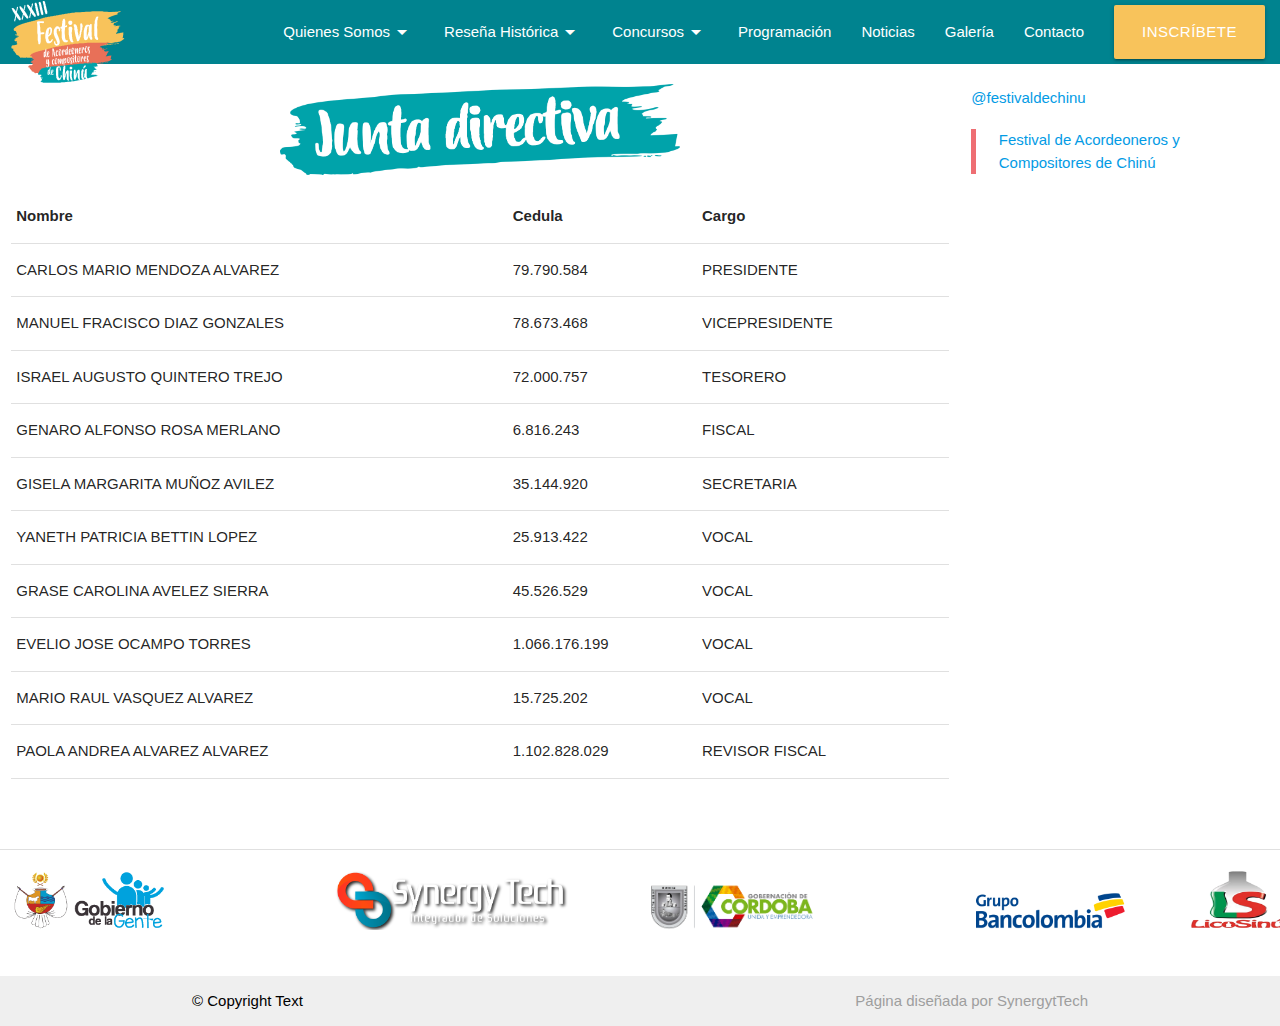
<file: juntaD.html>
<!DOCTYPE html>
<html lang="es">

<head>
    <meta charset="utf-8">
    <link href="https://fonts.googleapis.com/icon?family=Material+Icons" rel="stylesheet">
    <link rel="icon" type="image/png" href="./img/favicon.ico" />
    <link rel="stylesheet" type="text/css" href="./css/materialize/materialize.min.css">
    <link rel="stylesheet" type="text/css" href="./css/master.css">
    <title>Festival de Chinú</title>
</head>

<body>
    <!-- NAV -->
    <div class="navbar-fixed">
        <nav class="green-fest z-depth-0">
            <div class="nav-wrapper">
                <a href="#" class="sidenav-trigger" data-target="mobile-nav">
                    <i class="material-icons">menu</i>
                </a>
                <a href="./index.html" class="brand-logo"> <img src="./img/logo.png" alt=""> </a>
                <ul class="right hide-on-med-and-down">
                    <li><a class="nav navText" href="#!" data-target="dropdown1">Quienes Somos<i class="material-icons right">arrow_drop_down</i></a></li>
                    <li><a class="nav navText" href="#!" data-target="dropdown2">Reseña Histórica<i class="material-icons right">arrow_drop_down</i></a></li>
                    <li><a class="nav navText" href="#!" data-target="dropdown3">Concursos<i class="material-icons right">arrow_drop_down</i></a></li>
                    <li><a class="navText" href="./programacion.html">Programación</a></li>
                    <li><a class="navText" href="./noticias.html">Noticias</a></li>
                    <li><a class="navText" href="./galeria.html">Galería</a></li>

                    <li><a class="navText" href="./contacto.html">Contacto</a></li>
                    <li><a class="waves-effect waves-light btn-large yellow-fest" href="./inscripcion.html">Inscríbete</a></li>
                </ul>
            </div>
        </nav>
    </div>

    <!-- SIDENAV -->
    <ul class="sidenav collapsible" id="mobile-nav">
        <li>
            <div class="collapsible-header">Quienes Somos<i class="material-icons">arrow_drop_down</i></div>
            <div class="collapsible-body ">
                <ul>
                    <li><a href="./juntaD.html">Junta Directiva</a></li>
                    <!-- <li><a href="#!">Presidentes</a></li> -->
                </ul>
            </div>

        </li>
        <li>
            <div class="collapsible-header">Reseña Histórica<i class="material-icons">arrow_drop_down</i></div>
            <div class="collapsible-body ">
                <ul>
                    <li><a href="#!">Historia del Festival</a></li>
                    <li><a href="#!">Homenajeados</a></li>
                </ul>
            </div>
        </li>
        <li>
            <div class="collapsible-header">Concursos<i class="material-icons">arrow_drop_down</i></div>
            <div class="collapsible-body ">
                <ul>
                    <li><a href="./reglamento.html">Reglamentos</a></li>
                    <li><a href="./concursos.html">Concursos a Realizar</a></li>
                    <li><a href="./premios.html">Premios</a></li>
                </ul>
            </div>

        </li>
        <li><a href="./programacion.html">Programación</a></li>
        <li><a href="#!">Noticias</a></li>
        <li><a href="#!">Galería</a></li>
        <li><a href="./contacto.html">Contáctenos</a></li>
        <li><a href="./inscripcion.html">Inscríbete</a></li>
        <li>
            <div class="divider"></div>
        </li>
    </ul>

    <!-- Dropdown Structure -->
    <ul id="dropdown1" class="dropdown-content green-fest">
        <li><a href="./juntaD.html">Junta Directiva</a></li>
        <!-- <li><a href="#!">Presidentes</a></li> -->
    </ul>
    <ul id="dropdown2" class="dropdown-content green-fest">
        <li><a href="#!">Historia del Festival</a></li>
        <li><a href="#!">Homenajeados</a></li>
    </ul>
    <ul id="dropdown3" class="dropdown-content green-fest">
        <li><a href="./reglamento.html">Reglamentos</a></li>
        <li><a href="./concursos.html">Concursos a Realizar</a></li>
        <li><a href="./premios.html">Premios</a></li>
    </ul>

    <!-- Content -->
    <div class="row">
        <main class="col s12 m8 l9">
            <img src="./img/junta d.png" height="100px" alt="" class="responsive-img programacion">
            <div class="section">
                <table class="highlight">
                    <thead>
                        <tr>
                            <th>Nombre</th>
                            <th>Cedula</th>
                            <th>Cargo</th>
                        </tr>
                    </thead>

                    <tbody>
                        <tr>
                            <td>CARLOS MARIO MENDOZA ALVAREZ</td>
                            <td>79.790.584 </td>
                            <td>PRESIDENTE</td>
                        </tr>
                        <tr>
                            <td>MANUEL FRACISCO DIAZ GONZALES</td>
                            <td>78.673.468</td>
                            <td>VICEPRESIDENTE</td>
                        </tr>
                        <tr>
                            <td>ISRAEL AUGUSTO QUINTERO TREJO</td>
                            <td>72.000.757</td>
                            <td>TESORERO</td>
                        </tr>
                        <tr>
                            <td>GENARO ALFONSO ROSA MERLANO</td>
                            <td>6.816.243</td>
                            <td>FISCAL</td>
                        </tr>
                        <tr>
                            <td>GISELA MARGARITA MUÑOZ AVILEZ</td>
                            <td>35.144.920</td>
                            <td>SECRETARIA</td>
                        </tr>
                        <tr>
                            <td>YANETH PATRICIA BETTIN LOPEZ</td>
                            <td>25.913.422</td>
                            <td>VOCAL</td>
                        </tr>
                        <tr>
                            <td>GRASE CAROLINA AVELEZ SIERRA</td>
                            <td>45.526.529</td>
                            <td>VOCAL</td>
                        </tr>
                        <tr>
                            <td>EVELIO JOSE OCAMPO TORRES</td>
                            <td>1.066.176.199</td>
                            <td>VOCAL</td>
                        </tr>
                        <tr>
                            <td>MARIO RAUL VASQUEZ ALVAREZ</td>
                            <td>15.725.202</td>
                            <td>VOCAL</td>
                        </tr>
                        <tr>
                            <td>PAOLA ANDREA ALVAREZ ALVAREZ</td>
                            <td>1.102.828.029</td>
                            <td>REVISOR FISCAL</td>
                        </tr>



                    </tbody>
                </table>
            </div>

        </main>

        <aside class="section">
            <!-- InstaWidget -->
            <div class="row">
                <div class="col s12 m4 l3">
                    <div class="card z-depth-0">
                        <a href="https://instawidget.net/v/user/festivaldechinu" id="link-69c8195731666a8b272387a4057d19645d9a9da1f70c8fc304788b54c482406e">@festivaldechinu</a>
                        <script src="https://instawidget.net/js/instawidget.js?u=69c8195731666a8b272387a4057d19645d9a9da1f70c8fc304788b54c482406e&width=100%&height=100px"></script>
                        <div class="fb-page" data-href="https://www.facebook.com/Festivalchinu/" data-tabs="timeline"
                            data-small-header="false" data-adapt-container-width="true" data-hide-cover="false"
                            data-show-facepile="true" style="width: auto; height: auto;">
                            <blockquote cite="https://www.facebook.com/Festivalchinu/" class="fb-xfbml-parse-ignore"
                                style="width: auto; height: 100%">
                                <a href="https://www.facebook.com/Festivalchinu/">Festival de Acordeoneros y
                                    Compositores de
                                    Chinú</a>
                            </blockquote>
                        </div>
                    </div>
                </div>
            </div>
        </aside>
    </div>

    <div class="divider"></div>

    <footer class="page-footer white">
        <div class="row">


            <div class="col l3 s12 m3">
                <a href="http://www.chinu-cordoba.gov.co/Paginas/Inicio.aspx" target="_blank">
                    <img src="./img/municipio.png" height="60px" alt="">
                </a>

            </div>
            <div class="col l3 s12 m5">
                <a href="http://www.synergytech.com.co/" target="_blank">
                    <img src="./img/logosynergy.png" height="60x" alt="">
                </a>

            </div>
            <div class="col l3 s12 m4">
                <a href="http://www.cordoba.gov.co/" target="_blank">
                    <img src="./img/gobernacionCodroba.png" height="60px" alt="">
                </a>

            </div>
            <div class="col l2 s12 m6">
                <a href="https://www.grupobancolombia.com/wps/portal/personas" target="_blank">
                    <img src="./img/bancolombia.png" height="80px" alt="">
                </a>

            </div>
            <div class="col l1 s12 m6">
                <a href="http://licosinu.com/" target="_blank">
                    <img src="./img/logo_licosinu.png" height="60px" alt="">
                </a>

            </div>


        </div>
        <div class="footer-copyright">
            <div class="container black-text">
                © Copyright Text
                <a class="grey-text right" href="#!">Página diseñada por SynergytTech</a>
            </div>
        </div>
    </footer>

    <!-- Scripts -->
    <script src="https://code.jquery.com/jquery-3.3.1.min.js" integrity="sha256-FgpCb/KJQlLNfOu91ta32o/NMZxltwRo8QtmkMRdAu8="
        crossorigin="anonymous"></script>
    <script src="./js/materialize/materialize.min.js"></script>
    <script type="text/javascript" src="./js/main.js"></script>
    <div id="fb-root"></div>
    <script>(function (d, s, id) {
            var js, fjs = d.getElementsByTagName(s)[0];
            if (d.getElementById(id)) return;
            js = d.createElement(s); js.id = id;
            js.src = 'https://connect.facebook.net/es_LA/sdk.js#xfbml=1&version=v3.1';
            fjs.parentNode.insertBefore(js, fjs);
        }(document, 'script', 'facebook-jssdk'));</script>


</body>

</html>
</file>
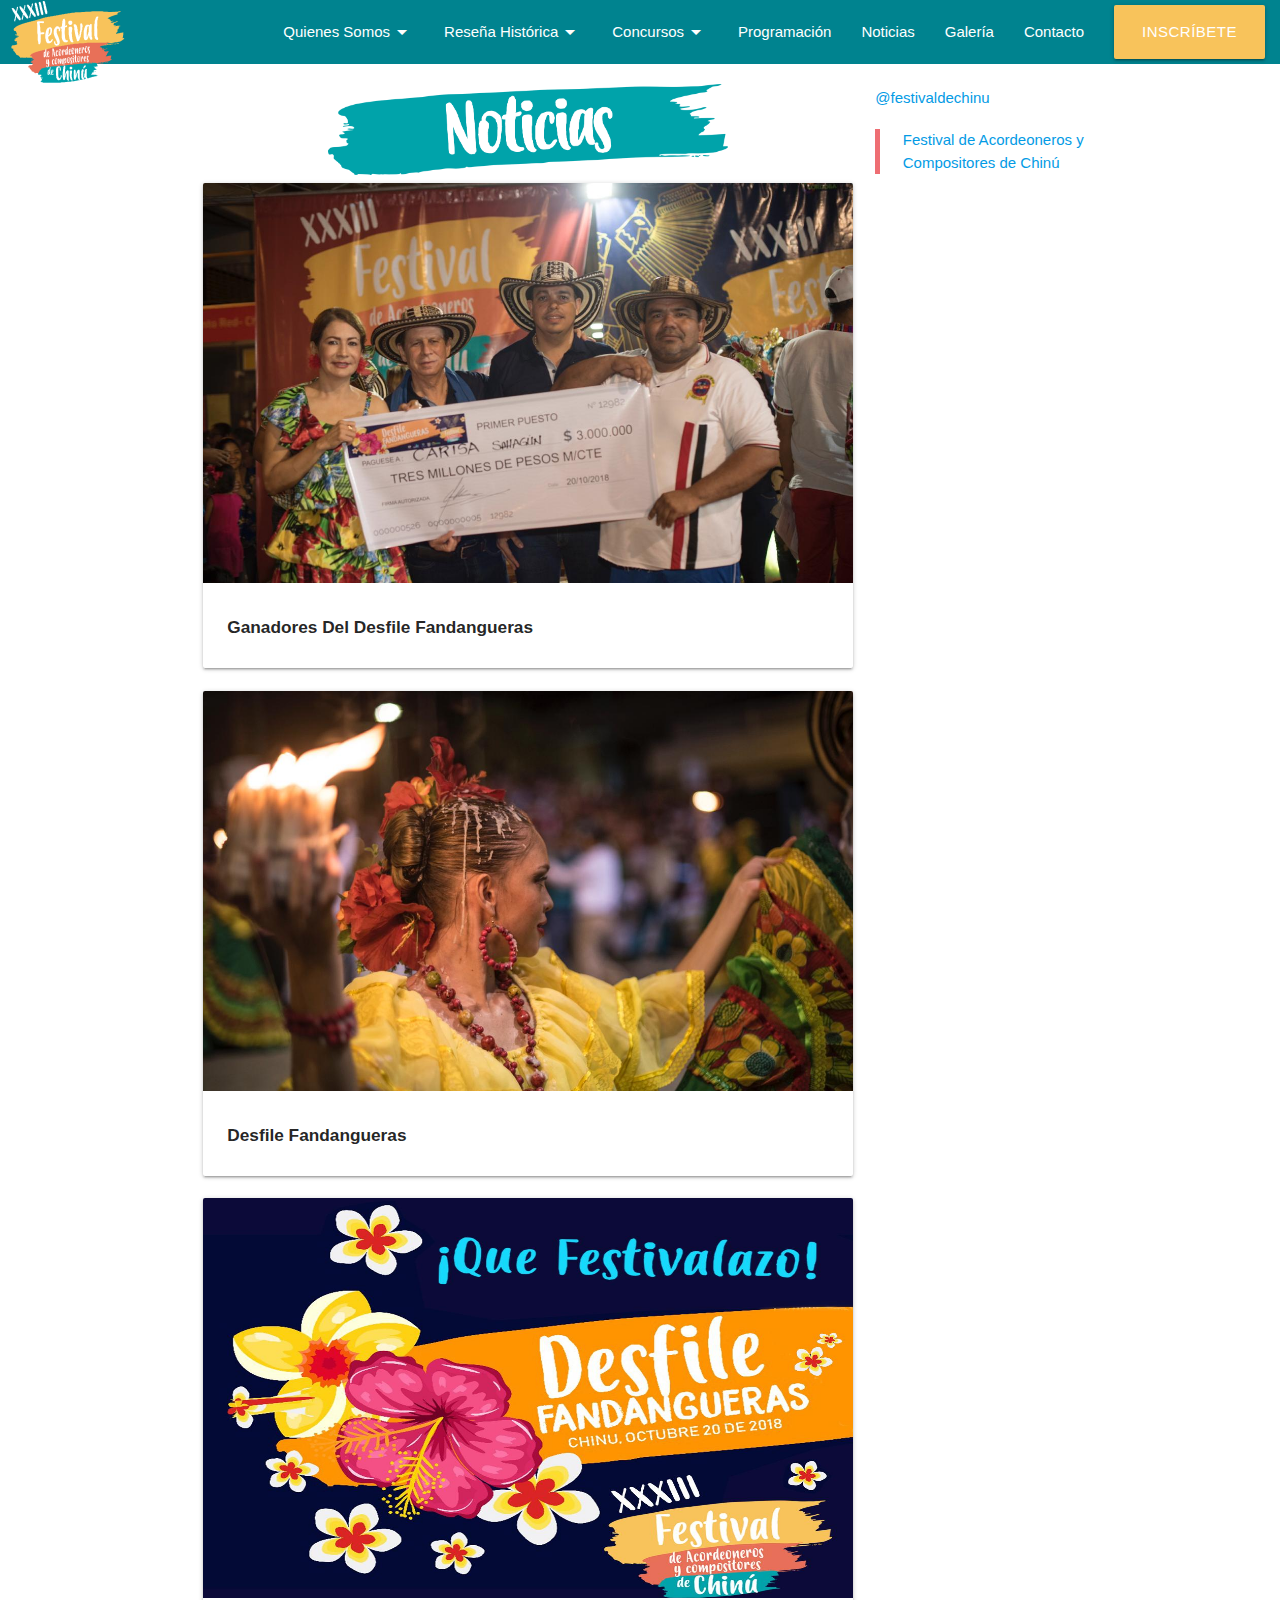
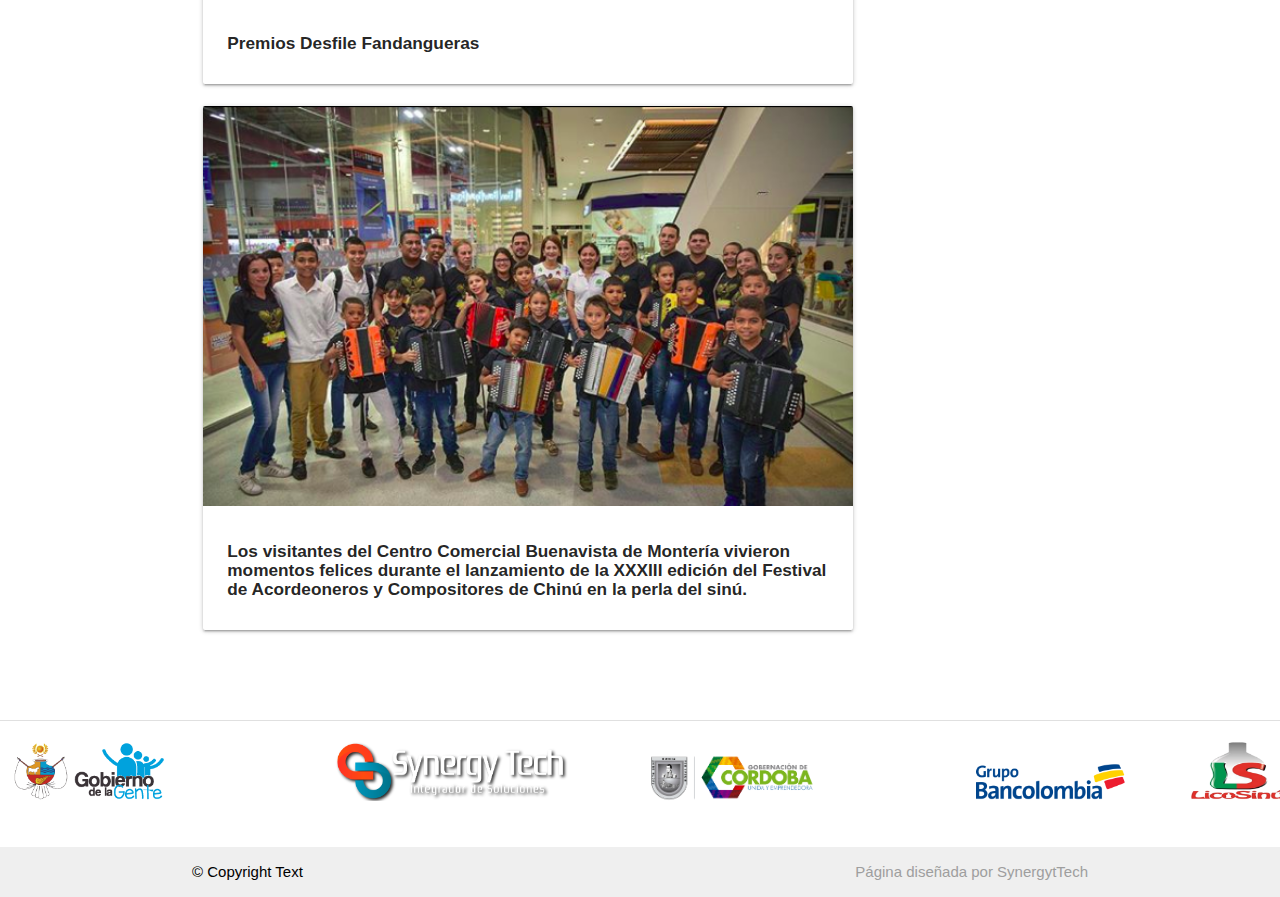
<file: noticias.html>
<!DOCTYPE html>
<html lang="es">

<head>
    <meta charset="utf-8">
    <link href="https://fonts.googleapis.com/icon?family=Material+Icons" rel="stylesheet">
    <link rel="icon" type="image/png" href="./img/favicon.ico" />
    <link rel="stylesheet" type="text/css" href="./css/materialize/materialize.min.css">
    <link rel="stylesheet" type="text/css" href="./css/master.css">
    <title>Festival de Chinú</title>
</head>

<body>
    <!-- NAV -->
    <div class="navbar-fixed">
        <nav class="green-fest z-depth-0">
            <div class="nav-wrapper">
                <a href="#" class="sidenav-trigger" data-target="mobile-nav">
                    <i class="material-icons">menu</i>
                </a>
                <a href="./index.html" class="brand-logo"> <img src="./img/logo.png" alt=""> </a>
                <ul class="right hide-on-med-and-down">
                    <li><a class="nav navText" href="#!" data-target="dropdown1">Quienes Somos<i class="material-icons right">arrow_drop_down</i></a></li>
                    <li><a class="nav navText" href="#!" data-target="dropdown2">Reseña Histórica<i class="material-icons right">arrow_drop_down</i></a></li>
                    <li><a class="nav navText" href="#!" data-target="dropdown3">Concursos<i class="material-icons right">arrow_drop_down</i></a></li>
                    <li><a class="navText" href="./programacion.html">Programación</a></li>
                    <li><a class="navText" href="./noticias.html">Noticias</a></li>
                    <li><a class="navText" href="./juntaD.html">Galería</a></li>

                    <li><a class="navText" href="./contacto.html">Contacto</a></li>
                    <li><a class="waves-effect waves-light btn-large yellow-fest" href="./inscripcion.html">Inscríbete</a></li>
                </ul>
            </div>
        </nav>
    </div>

    <!-- SIDENAV -->
    <ul class="sidenav collapsible" id="mobile-nav">
        <li>
            <div class="collapsible-header">Quienes Somos<i class="material-icons">arrow_drop_down</i></div>
            <div class="collapsible-body ">
                <ul>
                    <li><a href="./juntaD.html">Junta Directiva</a></li>
                    <!-- <li><a href="#!">Presidentes</a></li> -->
                </ul>
            </div>

        </li>
        <li>
            <div class="collapsible-header">Reseña Histórica<i class="material-icons">arrow_drop_down</i></div>
            <div class="collapsible-body ">
                <ul>
                    <li><a href="#!">Historia del Festival</a></li>
                    <li><a href="#!">Homenajeados</a></li>
                </ul>
            </div>
        </li>
        <li>
            <div class="collapsible-header">Concursos<i class="material-icons">arrow_drop_down</i></div>
            <div class="collapsible-body ">
                <ul>
                    <li><a href="./reglamento.html">Reglamentos</a></li>
                    <li><a href="./concursos.html">Concursos a Realizar</a></li>
                    <li><a href="./premios.html">Premios</a></li>
                </ul>
            </div>

        </li>
        <li><a href="./programacion.html">Programación</a></li>
        <li><a href="#!">Noticias</a></li>
        <li><a href="#!">Galería</a></li>
        <li><a href="./contacto.html">Contáctenos</a></li>
        <li><a href="./inscripcion.html">Inscríbete</a></li>
        <li>
            <div class="divider"></div>
        </li>
    </ul>

    <!-- Dropdown Structure -->
    <ul id="dropdown1" class="dropdown-content green-fest">
        <li><a href="./juntaD.html">Junta Directiva</a></li>
        <!-- <li><a href="#!">Presidentes</a></li> -->
    </ul>
    <ul id="dropdown2" class="dropdown-content green-fest">
        <li><a href="#!">Historia del Festival</a></li>
        <li><a href="#!">Homenajeados</a></li>
    </ul>
    <ul id="dropdown3" class="dropdown-content green-fest">
        <li><a href="./reglamento.html">Reglamentos</a></li>
        <li><a href="./concursos.html">Concursos a Realizar</a></li>
        <li><a href="./premios.html">Premios</a></li>
    </ul>

    <!-- Content -->



    <div class="row">
        <div class="container">
            <main class="col s12 m8 l9">
                <img src="./img/NOTICIAS.png" height="100px" alt="" class="responsive-img programacion">
                <div class="row ">
                    <div class="col l12 m12 s12">
                        <div class="card hoverable">
                            <div class="card-image noticia-slider">
                                <div class="carousel carousel-slider">
                                    <a class="carousel-item" href="#one!"><img src="./img/Gdesfile.jpeg"></a>
                                    <a class="carousel-item" href="#two!"><img src="./img/Gdesfile2.jpeg"></a>
                                    <a class="carousel-item" href="#three!"><img src="./img/Gdesfile3.jpeg"></a>
                                    <a class="carousel-item" href="#four!"><img src="./img/Gdesfile4.jpeg"></a>
                                    <a class="carousel-item" href="#four!"><img src="./img/Gdesfile6.jpeg"></a>
                                    <a class="carousel-item" href="#four!"><img src="./img/Gdesfile5.jpeg"></a>
                                </div>
                                <div class="card-content">
                                    <h6><b>Ganadores Del Desfile Fandangueras</b></h6>
                                </div>
                            </div>

                        </div>
                    </div>
                    <div class="col l12 m12 s12">
                        <div class="card hoverable">
                            <div class="card-image">
                                <div class="card-image noticia-slider">
                                    <div class="carousel carousel-slider">
                                        <a class="carousel-item" href="#one!"><img src="./img/desfile.jpeg"></a>
                                        <a class="carousel-item" href="#two!"><img src="./img/desfile2.jpeg"></a>
                                        <a class="carousel-item" href="#three!"><img src="./img/desfile3.jpeg"></a>
                                        <a class="carousel-item" href="#four!"><img src="./img/desfile4.jpeg"></a>
                                        <a class="carousel-item" href="#four!"><img src="./img/desfile5.jpeg"></a>
                                        <a class="carousel-item" href="#four!"><img src="./img/desfile6.jpeg"></a>
                                        <a class="carousel-item" href="#four!"><img src="./img/desfile7.jpeg"></a>
                                    </div>
                                    <div class="card-content">
                                        <h6><b>Desfile Fandangueras</b></h6>
                                    </div>
                                </div>
                            </div>
                        </div>
                    </div>
                    <div class="col l12 m12 s12">
                        <div class="card hoverable">
                            <div class="card-image">
                                <div class="card-image noticia-slider">
                                    <div class="carousel carousel-slider">
                                        <a class="carousel-item" href="#one!"><img src="./img/noticia1.jpeg"></a>
                                        <a class="carousel-item" href="#two!"><img src="./img/noticia2.jpeg"></a>
                                        <a class="carousel-item" href="#three!"><img src="./img/noticia3.jpeg"></a>
                                        <a class="carousel-item" href="#four!"><img src="./img/noticia4.jpeg"></a>

                                    </div>
                                    <div class="card-content">
                                        <h6><b>Premios Desfile Fandangueras</b></h6>
                                    </div>
                                </div>
                            </div>
                        </div>
                    </div>
                    <div class="col l12 m12 s12">
                        <div class="card hoverable">
                            <div class="card-image">
                                <div class="card-image noticia-slider">
                                    <div class="carousel carousel-slider">
                                        <a class="carousel-item" href="#one!"><img src="./img/CCB.png"></a>
                                        <!-- <a class="carousel-item" href="#two!"><img src="./img/noticia2.jpeg"></a>
                                            <a class="carousel-item" href="#three!"><img src="./img/noticia3.jpeg"></a>
                                            <a class="carousel-item" href="#four!"><img src="./img/noticia4.jpeg"></a> -->

                                    </div>
                                    <div class="card-content">
                                        <h6><b>Los visitantes del Centro Comercial Buenavista de Montería vivieron
                                                momentos felices durante el lanzamiento de la XXXIII edición del
                                                Festival de Acordeoneros y Compositores de Chinú en la perla del sinú.
                                            </b></h6>
                                    </div>
                                </div>
                            </div>
                        </div>
                    </div>

                </div>

            </main>
        </div>

        <aside class="section">
            <!-- InstaWidget -->
            <div class="row">
                <div class="col s12 m4 l3">
                    <div class="card z-depth-0">
                        <a href="https://instawidget.net/v/user/festivaldechinu" id="link-69c8195731666a8b272387a4057d19645d9a9da1f70c8fc304788b54c482406e">@festivaldechinu</a>
                        <script src="https://instawidget.net/js/instawidget.js?u=69c8195731666a8b272387a4057d19645d9a9da1f70c8fc304788b54c482406e&width=100%&height=100px"></script>
                        <div class="fb-page" data-href="https://www.facebook.com/Festivalchinu/" data-tabs="timeline"
                            data-small-header="false" data-adapt-container-width="true" data-hide-cover="false"
                            data-show-facepile="true" style="width: auto; height: auto;">
                            <blockquote cite="https://www.facebook.com/Festivalchinu/" class="fb-xfbml-parse-ignore"
                                style="width: auto; height: 100%">
                                <a href="https://www.facebook.com/Festivalchinu/">Festival de Acordeoneros y
                                    Compositores de
                                    Chinú</a>
                            </blockquote>
                        </div>
                    </div>
                </div>
            </div>
        </aside>
    </div>

    <div class="divider"></div>

    <footer class="page-footer white">

        <div class="row">


            <div class="col l3 s12 m3">
                <a href="http://www.chinu-cordoba.gov.co/Paginas/Inicio.aspx" target="_blank">
                    <img src="./img/municipio.png" height="60px" alt="">
                </a>

            </div>
            <div class="col l3 s12 m5">
                <a href="http://www.synergytech.com.co/" target="_blank">
                    <img src="./img/logosynergy.png" height="60x" alt="">
                </a>

            </div>
            <div class="col l3 s12 m4">
                <a href="http://www.cordoba.gov.co/" target="_blank">
                    <img src="./img/gobernacionCodroba.png" height="60px" alt="">
                </a>

            </div>
            <div class="col l2 s12 m6">
                <a href="https://www.grupobancolombia.com/wps/portal/personas" target="_blank">
                    <img src="./img/bancolombia.png" height="80px" alt="">
                </a>

            </div>
            <div class="col l1 s12 m6">
                <a href="http://licosinu.com/" target="_blank">
                    <img src="./img/logo_licosinu.png" height="60px" alt="">
                </a>

            </div>


        </div>

        <div class="footer-copyright">
            <div class="container black-text">
                © Copyright Text
                <a class="grey-text right" href="#!">Página diseñada por SynergytTech</a>
            </div>
        </div>
    </footer>

    <!-- Scripts -->
    <script src="https://code.jquery.com/jquery-3.3.1.min.js" integrity="sha256-FgpCb/KJQlLNfOu91ta32o/NMZxltwRo8QtmkMRdAu8="
        crossorigin="anonymous"></script>
    <script src="./js/materialize/materialize.min.js"></script>
    <script type="text/javascript" src="./js/main.js"></script>
    <div id="fb-root"></div>
    <script>(function (d, s, id) {
            var js, fjs = d.getElementsByTagName(s)[0];
            if (d.getElementById(id)) return;
            js = d.createElement(s); js.id = id;
            js.src = 'https://connect.facebook.net/es_LA/sdk.js#xfbml=1&version=v3.1';
            fjs.parentNode.insertBefore(js, fjs);
        }(document, 'script', 'facebook-jssdk'));</script>

</body>

</html>
</file>
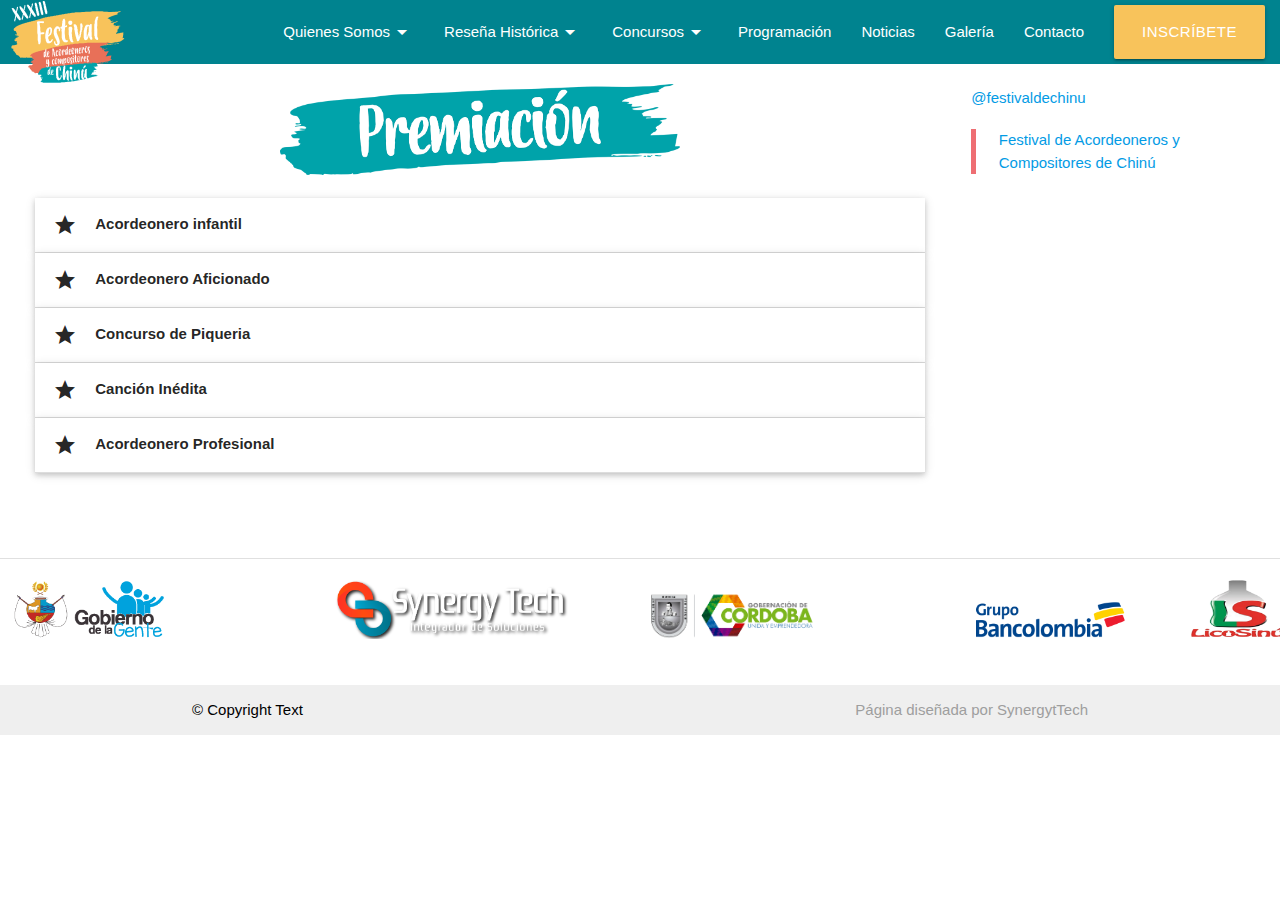
<file: premios.html>
<!DOCTYPE html>
<html lang="es">

<head>
	<meta charset="utf-8">
	<link href="https://fonts.googleapis.com/icon?family=Material+Icons" rel="stylesheet">
	<link rel="icon" type="image/png" href="./img/favicon.ico" />
	<link rel="stylesheet" type="text/css" href="./css/materialize/materialize.min.css">
	<link rel="stylesheet" type="text/css" href="./css/master.css">
	<title>Festival de Chinú</title>
</head>

<body>
	<!-- NAV -->
	<div class="navbar-fixed">
		<nav class="green-fest z-depth-0">
			<div class="nav-wrapper">
				<a href="#" class="sidenav-trigger" data-target="mobile-nav">
					<i class="material-icons">menu</i>
				</a>
				<a href="./index.html" class="brand-logo"> <img src="./img/logo.png" alt=""> </a>
				<ul class="right hide-on-med-and-down">
					<li><a class="nav navText" href="#!" data-target="dropdown1">Quienes Somos<i class="material-icons right">arrow_drop_down</i></a></li>
					<li><a class="nav navText" href="#!" data-target="dropdown2">Reseña Histórica<i class="material-icons right">arrow_drop_down</i></a></li>
					<li><a class="nav navText" href="#!" data-target="dropdown3">Concursos<i class="material-icons right">arrow_drop_down</i></a></li>
					<li><a class="navText" href="./programacion.html">Programación</a></li>
					<li><a class="navText" href="./noticias.html">Noticias</a></li>
					<li><a class="navText" href="./galeria.html">Galería</a></li>

					<li><a class="navText" href="./contacto.html">Contacto</a></li>
					<li><a class="waves-effect waves-light btn-large yellow-fest" href="./inscripcion.html">Inscríbete</a></li>
				</ul>
			</div>
		</nav>
	</div>

	<!-- SIDENAV -->
	<ul class="sidenav collapsible" id="mobile-nav">
		<li>
			<div class="collapsible-header">Quienes Somos<i class="material-icons">arrow_drop_down</i></div>
			<div class="collapsible-body ">
				<ul>
					<li><a href="./juntaD.html">Junta Directiva</a></li>
					<!-- <li><a href="#!">Presidentes</a></li> -->
				</ul>
			</div>

		</li>
		<li>
			<div class="collapsible-header">Reseña Histórica<i class="material-icons">arrow_drop_down</i></div>
			<div class="collapsible-body ">
				<ul>
					<li><a href="#!">Historia del Festival</a></li>
					<li><a href="#!">Homenajeados</a></li>
				</ul>
			</div>
		</li>
		<li>
			<div class="collapsible-header">Concursos<i class="material-icons">arrow_drop_down</i></div>
			<div class="collapsible-body ">
				<ul>
					<li><a href="./reglamento.html">Reglamentos</a></li>
					<li><a href="./concursos.html">Concursos a Realizar</a></li>
					<li><a href="./premios.html">Premios</a></li>
				</ul>
			</div>

		</li>
		<li><a href="./programacion.html">Programación</a></li>
		<li><a href="#!">Noticias</a></li>
		<li><a href="#!">Galería</a></li>
		<li><a href="./contacto.html">Contáctenos</a></li>
		<li><a href="./inscripcion.html">Inscríbete</a></li>
		<li>
			<div class="divider"></div>
		</li>
	</ul>

	<!-- Dropdown Structure -->
	<ul id="dropdown1" class="dropdown-content green-fest">
		<li><a href="./juntaD.html">Junta Directiva</a></li>
		<!-- <li><a href="#!">Presidentes</a></li> -->
	</ul>
	<ul id="dropdown2" class="dropdown-content green-fest">
		<li><a href="#!">Historia del Festival</a></li>
		<li><a href="#!">Homenajeados</a></li>
	</ul>
	<ul id="dropdown3" class="dropdown-content green-fest">
		<li><a href="./reglamento.html">Reglamentos</a></li>
		<li><a href="./concursos.html">Concursos a Realizar</a></li>
		<li><a href="./premios.html">Premios</a></li>
	</ul>

	<!-- Content -->
	<div class="row">
		<main class="col s12 m8 l9">
			<img src="./img/premios.png" class="responsive-img premios" alt="">
			<div class="section">
				<ul class="collapsible popout">
					<li class="">
						<div class="collapsible-header"><i class="material-icons">star</i> <b>Acordeonero infantil</b> </div>
						<div class="collapsible-body">
							<blockquote>
								<h6><b>Primer Lugar: &nbsp;</b> $4.000.000 y Trofeo</h6>
								<div class="divider"></div>
								<h6><b>Segundo Lugar: &nbsp;</b> $3.000.000 y Trofeo</h6>
								<div class="divider"></div>
								<h6><b>Tercer Lugar: &nbsp;</b> $2.000.000 y Trofeo</h6>
								<div class="divider"></div>
								<h6><b>Cuarto Lugar: &nbsp;</b> Premio de consolación</h6>
								<div class="divider"></div>
								<h6><b>Quinto Lugar: &nbsp;</b> Premio de consolación</h6>
							</blockquote>
						</div>
					</li>

					<li>
						<div class="collapsible-header"><i class="material-icons">star</i> <b>Acordeonero Aficionado</b>
						</div>
						<div class="collapsible-body">
							<blockquote>
								<h6><b>Primer Lugar: &nbsp;</b> $6.000.000 y Trofeo</h6>
								<div class="divider"></div>
								<h6><b>Segundo Lugar: &nbsp;</b> $3.000.000 y Trofeo</h6>
								<div class="divider"></div>
								<h6><b>Tercer Lugar: &nbsp;</b> $2.000.000 y Trofeo</h6>
								<div class="divider"></div>
								<h6><b>Cuarto Lugar: &nbsp;</b> $500.000</h6>
								<div class="divider"></div>
								<h6><b>Quinto Lugar: &nbsp;</b> $500.000</h6>
							</blockquote>
						</div>
					</li>

					<li>
						<div class="collapsible-header"><i class="material-icons">star</i> <b>Concurso de Piqueria</b> </div>
						<div class="collapsible-body">
							<blockquote>
								<h6><b>Primer Lugar: &nbsp;</b> $5.000.000 y Trofeo</h6>
								<div class="divider"></div>
								<h6><b>Segundo Lugar: &nbsp;</b> $2.000.000 y Trofeo</h6>
								<div class="divider"></div>
								<h6><b>Tercer Lugar: &nbsp;</b> $1.000.000 y Trofeo</h6>
								<div class="divider"></div>
								<h6><b>Cuarto Lugar: &nbsp;</b> $500.000</h6>
								<div class="divider"></div>
								<h6><b>Quinto Lugar: &nbsp;</b> $500.000</h6>
							</blockquote>
						</div>
					</li>

					<li>
						<div class="collapsible-header"><i class="material-icons">star</i> <b>Canción Inédita</b> </div>
						<div class="collapsible-body">
							<blockquote>
								<h6><b>Primer Lugar: &nbsp;</b> $12.000.000 y Trofeo</h6>
								<div class="divider"></div>
								<h6><b>Segundo Lugar: &nbsp;</b> $7.000.000 y Trofeo</h6>
								<div class="divider"></div>
								<h6><b>Tercer Lugar: &nbsp;</b> $5.000.000 y Trofeo</h6>
								<div class="divider"></div>
								<h6><b>Cuarto Lugar: &nbsp;</b> $1.000.000</h6>
								<div class="divider"></div>
								<h6><b>Quinto Lugar: &nbsp;</b> $1.000.000</h6>
							</blockquote>
						</div>
					</li>

					<li>
						<div class="collapsible-header"><i class="material-icons">star</i> <b>Acordeonero Profesional</b>
						</div>
						<div class="collapsible-body">
							<blockquote>
								<h6><b>Primer Lugar: &nbsp;</b> $12.000.000 y Trofeo</h6>
								<div class="divider"></div>
								<h6><b>Segundo Lugar: &nbsp;</b> $7.000.000 y Trofeo</h6>
								<div class="divider"></div>
								<h6><b>Tercer Lugar: &nbsp;</b> $5.000.000 y Trofeo</h6>
								<div class="divider"></div>
								<h6><b>Cuarto Lugar: &nbsp;</b> $1.000.000</h6>
								<div class="divider"></div>
								<h6><b>Quinto Lugar: &nbsp;</b> $1.000.000</h6>
							</blockquote>
						</div>
					</li>
				</ul>
			</div>

		</main>

		<aside class="section">
			<!-- InstaWidget -->
			<div class="row">
				<div class="col s12 m4 l3">
					<div class="card z-depth-0">
						<a href="https://instawidget.net/v/user/festivaldechinu" id="link-69c8195731666a8b272387a4057d19645d9a9da1f70c8fc304788b54c482406e">@festivaldechinu</a>
						<script src="https://instawidget.net/js/instawidget.js?u=69c8195731666a8b272387a4057d19645d9a9da1f70c8fc304788b54c482406e&width=100%&height=100px"></script>
						<div class="fb-page" data-href="https://www.facebook.com/Festivalchinu/" data-tabs="timeline" data-small-header="false"
						 data-adapt-container-width="true" data-hide-cover="false" data-show-facepile="true" style="width: auto; height: auto;">
							<blockquote cite="https://www.facebook.com/Festivalchinu/" class="fb-xfbml-parse-ignore" style="width: auto; height: 100%">
								<a href="https://www.facebook.com/Festivalchinu/">Festival de Acordeoneros y Compositores de
									Chinú</a>
							</blockquote>
						</div>
					</div>
				</div>
			</div>
		</aside>
	</div>

	<div class="divider"></div>

	<footer class="page-footer white">
		<div class="row">


			<div class="col l3 s12 m3">
				<a href="http://www.chinu-cordoba.gov.co/Paginas/Inicio.aspx" target="_blank">
					<img src="./img/municipio.png" height="60px" alt="">
				</a>

			</div>
			<div class="col l3 s12 m5">
				<a href="http://www.synergytech.com.co/" target="_blank">
					<img src="./img/logosynergy.png" height="60x" alt="">
				</a>

			</div>
			<div class="col l3 s12 m4">
				<a href="http://www.cordoba.gov.co/" target="_blank">
					<img src="./img/gobernacionCodroba.png" height="60px" alt="">
				</a>

			</div>
			<div class="col l2 s12 m6">
				<a href="https://www.grupobancolombia.com/wps/portal/personas" target="_blank">
					<img src="./img/bancolombia.png" height="80px" alt="">
				</a>

			</div>
			<div class="col l1 s12 m6">
				<a href="http://licosinu.com/" target="_blank">
					<img src="./img/logo_licosinu.png" height="60px" alt="">
				</a>

			</div>


		</div>
		<div class="footer-copyright">
			<div class="container black-text">
				© Copyright Text
				<a class="grey-text right" href="#!">Página diseñada por SynergytTech</a>
			</div>
		</div>
	</footer>

	<!-- Scripts -->
	<script src="https://code.jquery.com/jquery-3.3.1.min.js" integrity="sha256-FgpCb/KJQlLNfOu91ta32o/NMZxltwRo8QtmkMRdAu8="
	 crossorigin="anonymous"></script>
	<script src="./js/materialize/materialize.min.js"></script>
	<script type="text/javascript" src="./js/main.js"></script>
	<div id="fb-root"></div>
	<script>(function (d, s, id) {
			var js, fjs = d.getElementsByTagName(s)[0];
			if (d.getElementById(id)) return;
			js = d.createElement(s); js.id = id;
			js.src = 'https://connect.facebook.net/es_LA/sdk.js#xfbml=1&version=v3.1';
			fjs.parentNode.insertBefore(js, fjs);
		}(document, 'script', 'facebook-jssdk'));</script>

</body>

</html>
</file>
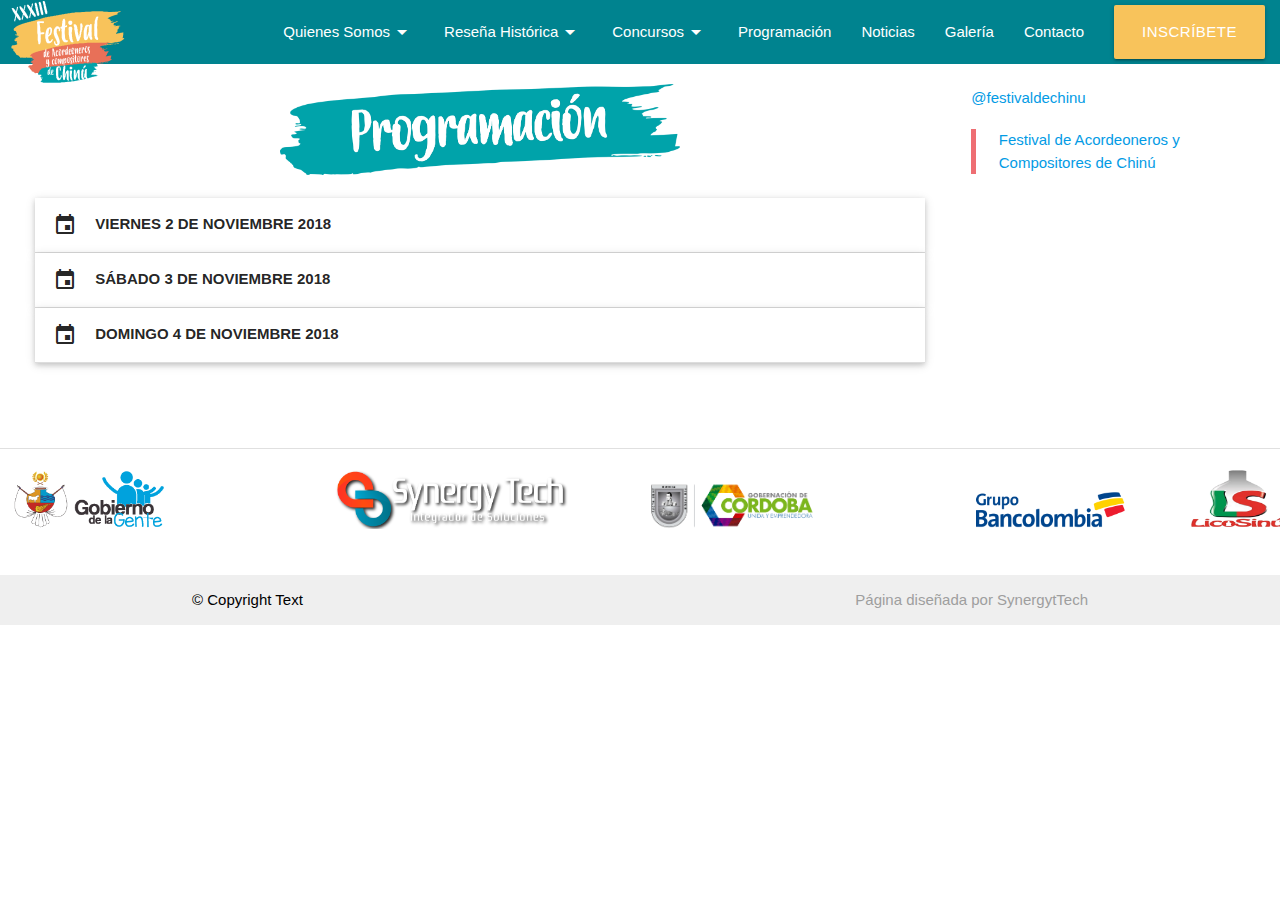
<file: programacion.html>
<!DOCTYPE html>
<html lang="es">

<head>
	<meta charset="utf-8">
	<link href="https://fonts.googleapis.com/icon?family=Material+Icons" rel="stylesheet">
	<link rel="icon" type="image/png" href="./img/favicon.ico" />
	<link rel="stylesheet" type="text/css" href="./css/materialize/materialize.min.css">
	<link rel="stylesheet" type="text/css" href="./css/master.css">
	<title>Festival de Chinú</title>
</head>

<body>
	<!-- NAV -->
	<div class="navbar-fixed">
		<nav class="green-fest z-depth-0">
			<div class="nav-wrapper">
				<a href="#" class="sidenav-trigger" data-target="mobile-nav">
					<i class="material-icons">menu</i>
				</a>
				<a href="./index.php" class="brand-logo"> <img src="./img/logo.png" alt=""> </a>
				<ul class="right hide-on-med-and-down">
					<li><a class="nav navText" href="#!" data-target="dropdown1">Quienes Somos<i class="material-icons right">arrow_drop_down</i></a></li>
					<li><a class="nav navText" href="#!" data-target="dropdown2">Reseña Histórica<i class="material-icons right">arrow_drop_down</i></a></li>
					<li><a class="nav navText" href="#!" data-target="dropdown3">Concursos<i class="material-icons right">arrow_drop_down</i></a></li>
					<li><a class="navText" href="./programacion.html">Programación</a></li>
					<li><a class="navText" href="./noticias.php">Noticias</a></li>
					<li><a class="navText" href="./galeria.html">Galería</a></li>

					<li><a class="navText" href="#!">Contacto</a></li>
					<li><a class="waves-effect waves-light btn-large yellow-fest" href="./inscripcion.html">Inscríbete</a></li>
				</ul>
			</div>
		</nav>
	</div>

	<!-- SIDENAV -->
	<ul class="sidenav collapsible" id="mobile-nav">
		<li>
			<div class="collapsible-header">Quienes Somos<i class="material-icons">arrow_drop_down</i></div>
			<div class="collapsible-body ">
				<ul>
					<li><a href="./juntaD.html">Junta Directiva</a></li>
					<!-- <li><a href="#!">Presidentes</a></li> -->
				</ul>
			</div>

		</li>
		<li>
			<div class="collapsible-header">Reseña Histórica<i class="material-icons">arrow_drop_down</i></div>
			<div class="collapsible-body ">
				<ul>
					<li><a href="#!">Historia del Festival</a></li>
					<li><a href="#!">Homenajeados</a></li>
				</ul>
			</div>
		</li>
		<li>
			<div class="collapsible-header">Concursos<i class="material-icons">arrow_drop_down</i></div>
			<div class="collapsible-body ">
				<ul>
					<li><a href="./reglamento.html">Reglamentos</a></li>
					<li><a href="./concursos.html">Concursos a Realizar</a></li>
					<li><a href="./premios.html">Premios</a></li>
				</ul>
			</div>

		</li>
		<li><a href="./programacion.html">Programación</a></li>
		<li><a href="./noticias.php">Noticias</a></li>
		<li><a href="./galeria.html">Galería</a></li>
		<li><a href="./contacto.html">Contáctenos</a></li>
		<li><a href="./inscripcion.html">Inscríbete</a></li>
		<li>
			<div class="divider"></div>
		</li>
	</ul>

	<!-- Dropdown Structure -->
	<ul id="dropdown1" class="dropdown-content green-fest">
		<li><a href="./juntaD.html">Junta Directiva</a></li>
		<!-- <li><a href="#!">Presidentes</a></li> -->
	</ul>
	<ul id="dropdown2" class="dropdown-content green-fest">
		<li><a href="#!">Historia del Festival</a></li>
		<li><a href="#!">Homenajeados</a></li>
	</ul>
	<ul id="dropdown3" class="dropdown-content green-fest">
		<li><a href="reglamento.html">Reglamentos</a></li>
		<li><a href="./concursos.html">Concursos a Realizar</a></li>
		<li><a href="./premios.html">Premios</a></li>
	</ul>

	<!-- Content -->
	<div class="row">
		<main class="col s12 m8 l9">
			<img src="./img/progrgree.png" height="100px" alt="" class="responsive-img programacion">
			<div class="section">
				<ul class="collapsible popout">
					<li class="">
						<div class="collapsible-header"><i class="material-icons">event</i><b>VIERNES 2 DE NOVIEMBRE 2018</b></div>
						<div class="collapsible-body">
							<table class="highlight">
								<thead>
									<tr>
										<th>Hora</th>
										<th>Evento</th>
										<th>Fase</th>
										<th>Lugar</th>
									</tr>
								</thead>

								<tbody>
									<tr>
										<td>8:30 AM</td>
										<td>CONCURSO DE ACORDEONERO INFANTIL</td>
										<td>PRIMERA RONDA Y ELIMINATORIA</td>
										<td>PARQUE CENTRAL</td>
									</tr>
									<tr>
										<td>8:30 AM</td>
										<td>CONCURSO DE ACORDEONERO AFICIONADO</td>
										<td>PRIMERA RONDA</td>
										<td>PARQUE SAN SIMON</td>
									</tr>
									<tr>
										<td>2:00 PM</td>
										<td>CONCURSO DE PIQUERIA</td>
										<td>PRIMERA RONDA</td>
										<td>PARQUE SAN SIMON</td>
									</tr>
									<tr>
										<td>2:00 PM</td>
										<td>CONCURSO DE PIQUERIA</td>
										<td>SEGUNDA RONDA</td>
										<td>PARQUE SAN SIMON</td>
									</tr>
									<tr>
										<td>7:00 PM</td>
										<td>CONCURSO DE ACORDEONERO INFANTIL</td>
										<td>GRAN FINAL</td>
										<td>ESTADIO MUNICIPAL DE FUTBOL</td>
									</tr>
								</tbody>
							</table>
						</div>
					</li>
					<li>
						<div class="collapsible-header"><i class="material-icons">event</i> <b>SÁBADO 3 DE NOVIEMBRE 2018</b> </div>
						<div class="collapsible-body">
							<table class="highlight">
								<thead>
									<tr>
										<th>Hora</th>
										<th>Evento</th>
										<th>Fase</th>
										<th>Lugar</th>
									</tr>
								</thead>

								<tbody>
									<tr>
										<td>1:00 AM</td>
										<td>CONCURSO DE ACORDEONERO PROFESIONAL</td>
										<td>PRIMERA RONDA</td>
										<td>PARQUE CENTRAL</td>
									</tr>
									<tr>
										<td>8:30 AM</td>
										<td>CONCURSO CANCION INEDITA</td>
										<td>PRIMERA RONDA</td>
										<td>PARQUE SAN SIMON</td>
									</tr>
									<tr>
										<td>8:30 AM</td>
										<td>CONCURSO DE ACORDEONERO AFICIONADO</td>
										<td>SEGUNDA RONDA</td>
										<td>PARQUE CENTRAL</td>
									</tr>
									<tr>
										<td>7:00 PM</td>
										<td>CONCURSO DE ACORDEONERO AFICIONADO</td>
										<td>GRAN FINAL</td>
										<td>ESTADIO MUNICIPAL DE FUTBOL</td>
									</tr>
									<tr>
										<td>9:00 PM</td>
										<td>CONCURSO DE PIQUERIA</td>
										<td>GRAN FINAL</td>
										<td>ESTADIO MUNICIPAL DE FUTBOL</td>
									</tr>

								</tbody>
							</table>
						</div>
					</li>
					<li>
						<div class="collapsible-header"><i class="material-icons">event</i> <b>DOMINGO 4 DE NOVIEMBRE 2018</b> </div>
						<div class="collapsible-body">
							<table class="highlight">
								<thead>
									<tr>
										<th>Hora</th>
										<th>Evento</th>
										<th>Fase</th>
										<th>Lugar</th>
									</tr>
								</thead>

								<tbody>
									<tr>
										<td>8:30 AM</td>
										<td>CONCURSO CANCION INEDITA</td>
										<td>SEGUNDA RONDA</td>
										<td>PARQUE SAN SIMON</td>
									</tr>
									<tr>
										<td>11:30 AM</td>
										<td>CONCURSO DE ACORDEONERO PROFESIONAL</td>
										<td>SEGUNDA RONDA</td>
										<td>PARQUE SAN SIMON</td>
									</tr>
									<tr>
										<td>7:00 AM</td>
										<td>CONCURSO CANCION INEDITA</td>
										<td>GRAN FINAL</td>
										<td>ESTADIO MUNICIPAL DE FUTBOL</td>
									</tr>
									<tr>
										<td>7:00 PM</td>
										<td>CONCURSO DE ACORDEONERO AFICIONADO</td>
										<td>GRAN FINAL</td>
										<td>ESTADIO MUNICIPAL DE FUTBOL</td>
									</tr>
									<tr>
										<td>9:00 PM</td>
										<td>CONCURSO DE ACORDEONERO PROFESIONAL</td>
										<td>GRAN FINAL</td>
										<td>ESTADIO MUNICIPAL DE FUTBOL</td>
									</tr>

								</tbody>
							</table>
						</div>
					</li>
				</ul>
			</div>

		</main>

		<aside class="section">
			<!-- InstaWidget -->
			<div class="row">
				<div class="col s12 m4 l3">
					<div class="card z-depth-0">
						<a href="https://instawidget.net/v/user/festivaldechinu" id="link-69c8195731666a8b272387a4057d19645d9a9da1f70c8fc304788b54c482406e">@festivaldechinu</a>
						<script src="https://instawidget.net/js/instawidget.js?u=69c8195731666a8b272387a4057d19645d9a9da1f70c8fc304788b54c482406e&width=100%&height=100px"></script>
						<div class="fb-page" data-href="https://www.facebook.com/Festivalchinu/" data-tabs="timeline" data-small-header="false"
						 data-adapt-container-width="true" data-hide-cover="false" data-show-facepile="true" style="width: auto; height: auto;">
							<blockquote cite="https://www.facebook.com/Festivalchinu/" class="fb-xfbml-parse-ignore" style="width: auto; height: 100%">
								<a href="https://www.facebook.com/Festivalchinu/">Festival de Acordeoneros y Compositores de
									Chinú</a>
							</blockquote>
						</div>
					</div>
				</div>
			</div>
		</aside>
	</div>

	<div class="divider"></div>

	<footer class="page-footer white">
		<div class="row">


			<div class="col l3 s12 m3">
				<a href="http://www.chinu-cordoba.gov.co/Paginas/Inicio.aspx" target="_blank">
					<img src="./img/municipio.png" height="60px" alt="">
				</a>

			</div>
			<div class="col l3 s12 m5">
				<a href="http://www.synergytech.com.co/" target="_blank">
					<img src="./img/logosynergy.png" height="60x" alt="">
				</a>

			</div>
			<div class="col l3 s12 m4">
				<a href="http://www.cordoba.gov.co/" target="_blank">
					<img src="./img/gobernacionCodroba.png" height="60px" alt="">
				</a>

			</div>
			<div class="col l2 s12 m6">
				<a href="https://www.grupobancolombia.com/wps/portal/personas" target="_blank">
					<img src="./img/bancolombia.png" height="80px" alt="">
				</a>

			</div>
			<div class="col l1 s12 m6">
				<a href="http://licosinu.com/" target="_blank">
					<img src="./img/logo_licosinu.png" height="60px" alt="">
				</a>

			</div>


		</div>
		<div class="footer-copyright">
			<div class="container black-text">
				© Copyright Text
				<a class="grey-text right" href="#!">Página diseñada por SynergytTech</a>
			</div>
		</div>
	</footer>

	<!-- Scripts -->
	<script src="https://code.jquery.com/jquery-3.3.1.min.js" integrity="sha256-FgpCb/KJQlLNfOu91ta32o/NMZxltwRo8QtmkMRdAu8="
	 crossorigin="anonymous"></script>
	<script src="./js/materialize/materialize.min.js"></script>
	<script type="text/javascript" src="./js/main.js"></script>
	<div id="fb-root"></div>
	<script>(function (d, s, id) {
			var js, fjs = d.getElementsByTagName(s)[0];
			if (d.getElementById(id)) return;
			js = d.createElement(s); js.id = id;
			js.src = 'https://connect.facebook.net/es_LA/sdk.js#xfbml=1&version=v3.1';
			fjs.parentNode.insertBefore(js, fjs);
		}(document, 'script', 'facebook-jssdk'));</script>


</body>

</html>
</file>
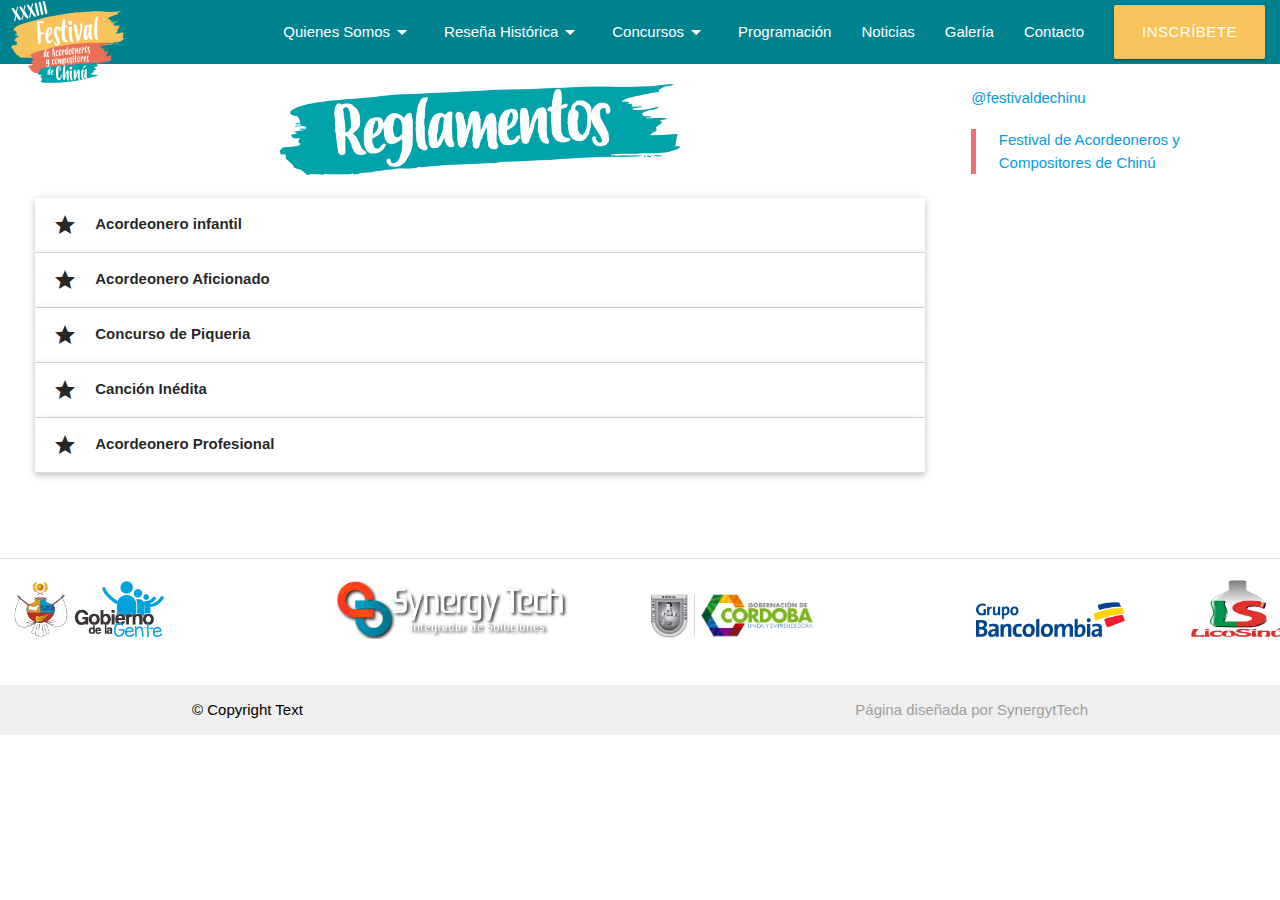
<file: reglamento.html>
<!DOCTYPE html>
<html lang="es">

<head>
	<meta charset="utf-8">
	<link href="https://fonts.googleapis.com/icon?family=Material+Icons" rel="stylesheet">
	<link rel="icon" type="image/png" href="./img/favicon.ico" />
	<link rel="stylesheet" type="text/css" href="./css/materialize/materialize.min.css">
	<link rel="stylesheet" type="text/css" href="./css/master.css">
	<title>Festival de Chinú</title>
</head>

<body>
	<!-- NAV -->
	<div class="navbar-fixed">
		<nav class="green-fest z-depth-0">
			<div class="nav-wrapper">
				<a href="#" class="sidenav-trigger" data-target="mobile-nav">
					<i class="material-icons">menu</i>
				</a>
				<a href="./index.php" class="brand-logo"> <img src="./img/logo.png" alt=""> </a>
				<ul class="right hide-on-med-and-down">
					<li><a class="nav navText" href="#!" data-target="dropdown1">Quienes Somos<i class="material-icons right">arrow_drop_down</i></a></li>
					<li><a class="nav navText" href="#!" data-target="dropdown2">Reseña Histórica<i class="material-icons right">arrow_drop_down</i></a></li>
					<li><a class="nav navText" href="#!" data-target="dropdown3">Concursos<i class="material-icons right">arrow_drop_down</i></a></li>
					<li><a class="navText" href="./programacion.html">Programación</a></li>
					<li><a class="navText" href="./noticias.php">Noticias</a></li>
					<li><a class="navText" href="./galeria.html">Galería</a></li>

					<li><a class="navText" href="./contacto.html">Contacto</a></li>
					<li><a class="waves-effect waves-light btn-large yellow-fest" href="./inscripcion.html">Inscríbete</a></li>
				</ul>
			</div>
		</nav>
	</div>

	<!-- SIDENAV -->
	<ul class="sidenav collapsible" id="mobile-nav">
		<li>
			<div class="collapsible-header">Quienes Somos<i class="material-icons">arrow_drop_down</i></div>
			<div class="collapsible-body ">
				<ul>
					<li><a href="./juntaD.html">Junta Directiva</a></li>
					<!-- <li><a href="#!">Presidentes</a></li> -->
				</ul>
			</div>

		</li>
		<li>
			<div class="collapsible-header">Reseña Histórica<i class="material-icons">arrow_drop_down</i></div>
			<div class="collapsible-body ">
				<ul>
					<li><a href="#!">Historia del Festival</a></li>
					<li><a href="#!">Homenajeados</a></li>
				</ul>
			</div>
		</li>
		<li>
			<div class="collapsible-header">Concursos<i class="material-icons">arrow_drop_down</i></div>
			<div class="collapsible-body ">
				<ul>
					<li><a href="./reglamento.html">Reglamentos</a></li>
					<li><a href="./concursos.html">Concursos a Realizar</a></li>
					<li><a href="./premios.html">Premios</a></li>
				</ul>
			</div>

		</li>
		<li><a href="./programacion.html">Programación</a></li>
		<li><a href="./noticias.php">Noticias</a></li>
		<li><a href="./galeria.html">Galería</a></li>
		<li><a href="./contacto.html">Contáctenos</a></li>
		<li><a href="./inscripcion.html">Inscríbete</a></li>
		<li>
			<div class="divider"></div>
		</li>
	</ul>

	<!-- Dropdown Structure -->
	<ul id="dropdown1" class="dropdown-content green-fest">
		<li><a href="./juntaD.html">Junta Directiva</a></li>
		<!-- <li><a href="#!">Presidentes</a></li> -->
	</ul>
	<ul id="dropdown2" class="dropdown-content green-fest">
		<li><a href="#!">Historia del Festival</a></li>
		<li><a href="#!">Homenajeados</a></li>
	</ul>
	<ul id="dropdown3" class="dropdown-content green-fest">
		<li><a href="./reglamento.html">Reglamentos</a></li>
		<li><a href="./concursos.html">Concursos a Realizar</a></li>
		<li><a href="./premios.html">Premios</a></li>
	</ul>

	<!-- Content -->
	<div class="row">
		<main class="col s12 m8 l9">
			<img src="./img/reglamentos.png" height="100px" alt="" class="responsive-img programacion">
			<div class="section">
				<ul class="collapsible popout">
					<li class="">
						<div class="collapsible-header"><i class="material-icons">star</i> <b>Acordeonero infantil</b> </div>
						<div class="collapsible-body">
							<p>El participante no debe haber cumplido los 15 años de edad al momento de concursar el Día 2 de Noviembre de
								2018.</p>
							<p> Esta es la categoría de la ilusión y la esperanza, ya que estos pequeños gigantes del acordeón son los
								proyectos y prospectos de nuestra música Vallenata. En ellos se reflejan el renacer y la continuidad del filón
								folclórico de los pueblos que se abrazan con su propia cultura.</p>
							<blockquote>
								<h6><b>1: &nbsp;</b> Los acompañantes en Caja, Guacharaca y  Cantante, pueden ser aficionados.</h6>
								<div class="divider"></div>
								<h6><b>2: &nbsp;</b> El cajero y guacharaquero en la eliminatoria podrán participar con diferentes
									acordeoneros, pero en la final sólo podrán acompañar a un solo acordeonero de esta categoría.</h6>
								<div class="divider"></div>
								<h6><b>3: &nbsp;</b> Los instrumentos básicos para este concurso son: Acordeón, Caja y Guacharaca a excepción
									de los aires de Porro y Cumbia donde se incluye la tumbadora.</h6>
								<div class="divider"></div>
								<h6><b>4: &nbsp;</b> Los ritmos que se ejecutarán en  esta categoría serán; <b>Paseo, Merengue, Porro y Cumbia.
									</b> Pasarán solo cinco finalistas que deberán interpretar los cinco aires reglamentarios.</h6>
								<div class="divider"></div>
								<h6><b>5: &nbsp;</b> Los Concursantes para demostrar sus destrezas y virtudes, dispondrán de un tiempo máximo
									de cuatro (4) minutos.</h6>
								<div class="divider"></div>
								<h6><b>6: &nbsp;</b> En esta categoría, el acordeonero deberá interpretar con su voz, por lo menos una canción.</h6>
								<div class="divider"></div>
								<h6><b>7: &nbsp;</b> Los participantes que pasen a la ronda final, deben estar en la tarima del ESTADIO
									MUNICIPAL DE FUTBOL a la hora señalada por la <b> FUNDACION FESTIVAL DE ACORDEONEROS Y COMPOSITORES,</b> para
									el respectivo sorteo y orden en que van a subir a la tarima. El Festival premiará a los CINCO finalistas y se
									le hará entrega de trofeos a los 3 primeros. premios que oficialmente serán difundidos por la <b> FUNDACION
										FESTIVAL DE ACORDEONEROS Y COMPOSITORES.</b></h6>
								<div class="divider"></div>
								<h6><b>8: &nbsp;</b> Los sitios y horarios del concurso se anunciarán en el programa oficial difundido por la
									<b> FUNDACION FESTIVAL DE ACORDEONEROS Y COMPOSITORES.</b> Que será entregado a cada uno de los concursantes
									al momento de acreditar su respectiva credencial. Si por circunstancias de fuerza mayor, estos horarios
									sufrieran alguna modificación, la Fundación lo dará a conocer a través de un boletín de prensa a los
									diferentes medios de comunicación.</h6>
								<div class="divider"></div>
								<h6><b>9: &nbsp;</b> Los acompañantes (Cajero – Guacharaquero) que por motivo de enfermedad justificada no
									puedan presentarse en la ronda final,  deberán informar con antelación a los coordinadores para autorizar los
									cambios de acompañantes y previo aviso del animador.</h6>
							</blockquote>
						</div>
					</li>

					<li>
						<div class="collapsible-header"><i class="material-icons">star</i> <b>Acordeonero Aficionado</b>
						</div>
						<div class="collapsible-body">
							<p>Esta categoría es la más florida, la más llena de luces y colorido, porque los protagonistas se proyectan
								para dar el paso trascendental hacia el profesionalismo. Ellos deseosos de llegar y ser escogidos en cualquier
								escenario de los Festivales, se esmeran en las participaciones para ocupar posiciones  significativas y así
								lograr sus objetivos donde uno de ellos es grabar su primer trabajo discográfico.</p>
							<p>El Festival de <b> Acordeoneros y Compositores de Chinu </b>ha sido varias veces plataforma de lanzamiento de
								estos jóvenes exponentes de la música vallenata, ya que desde aquí se han logrado uniones que aún perduran,
								llevando a otras latitudes el mensaje de este acervo cultural.</p>
							<blockquote>
								<h6><b>1: &nbsp;</b> Podrán participar en este concurso, todos aquellos acordeoneros y acompañantes mayores de
									15 años que no hayan participado en ninguna grabación.</h6>
								<div class="divider"></div>
								<h6><b>2: &nbsp;</b> El cajero y guacharaquero en primera y segunda ronda podrán participar con diferentes
									acordeoneros, pero en la final sólo podrán acompañar a un solo acordeonero de esta categoría.</h6>
								<div class="divider"></div>
								<h6><b>3: &nbsp;</b> Los instrumentos básicos para este concurso son: Acordeón, Caja y Guacharaca a excepción
									en el aire de Porro donde se incluye la tumbadora.</h6>
								<div class="divider"></div>
								<h6><b>4: &nbsp;</b> Los Concursantes para demostrar sus destrezas y virtudes, dispondrán de un tiempo máximo
									de cuatro (4) minutos en los ritmos de paseo, merengue, porro y puya.</h6>
								<div class="divider"></div>
								<h6><b>5: &nbsp;</b> En esta categoría, el acordeonero deberá interpretar con su voz, por lo menos una canción.</h6>
								<div class="divider"></div>
								<h6><b>6: &nbsp;</b> Los ritmos que se ejecutarán el primer día, en primera ronda, serán los cuatros (4) aires,
									Paseo, Merengue, Porro y Puya. en segunda ronda, serán 10 los clasificados para interpretar igualmente los
									cuatro (4) aires vallenatos; donde quedarían cinco finalistas quienes interpretarán los cuatro (4) aires
									reglamentarios.</h6>
								<div class="divider"></div>
								<h6><b>7: &nbsp;</b> Los participantes que pasen a la ronda final, deben estar en el <b>ESTADIO MUNICIPAL DE
										FUTBOL</b> a la hora señalada por la <b> FUNDACION FESTIVAL DE ACORDEONEROS Y COMPOSITORES.</b> para el
									respectivo sorteo y en el orden en que van a subir a la tarima.</h6>
								<div class="divider"></div>
								<h6><b>8: &nbsp;</b> El Festival premiara a los cinco (5) finalistas y se le hará entrega de trofeos a los 3
									primeros. premios que oficialmente serán difundidos por la <b> FUNDACION FESTIVAL DE ACORDEONEROS Y
										COMPOSITORES.</b></h6>
								<div class="divider"></div>
								<h6><b>9: &nbsp;</b> Los sitios y horarios del concurso se anunciarán en el programa oficial difundido por la
									<b> FUNDACIÓN FESTIVAL CUNA DE ACORDEONES,</b> que será entregado a cada uno de los concursantes al momento de
									acreditar su respectiva credencial. Si por circunstancias de fuerza mayores estos horarios sufrieran alguna
									modificación, la Fundación lo dará a conocer a través de un boletín de prensa a los diferentes medios de
									comunicación.</h6>
								<div class="divider"></div>
								<h6><b>10: &nbsp;</b> Los acompañantes (Cajero – Guacharaquero) que por motivo de enfermedad justificada no
									puedan presentarse en la ronda final, deberán informar con antelación a los coordinadores para autorizar los
									cambios de acompañantes y previo aviso del animador.</h6>
							</blockquote>
						</div>
					</li>

					<li>
						<div class="collapsible-header"><i class="material-icons">star</i> <b>Concurso de Piqueria</b> </div>
						<div class="collapsible-body">
							<p>Es la expresión más autóctona de la música vallenata, porque aquí se refleja la versatilidad y rapidez mental
								de un repentista. Ellos se enfrentan a manera de pique, haciendo versos que lleven la secuencia de un tema
								demostrando quien tiene más argumento para hacer un cuarteto o una décima. Lo más usual es que se enfrenten
								dos, pero se pueden enfrentar más parejas.</p>
							<blockquote>
								<h6><b>1: &nbsp;</b> Serán tres rondas donde los concursantes en la primera es Verso Libre, la segunda Pie
									pisao o pie forsao, y tercera ronda Décimas.</h6>
								<div class="divider"></div>
								<h6><b>2: &nbsp;</b> Cada participante interpretará tres versos en cada una de estas modalidades.</h6>
								<p><b>Modalidad de verso libre</b></p>
								<p>Es aquel que se utiliza con libre expresión para contrarrestar al contendor.</p>
								<p><b>Modalidad de pisao o pie forsao</b></p>
								<p>En esta modalidad los versos deben terminar siempre con la misma frase.  Ejemplo: “Chinú linda Tierra”.</p>
								<p><b>Modalidad décima</b></p>
								<p>Son versos de 10 palabras que cada uno de los concursantes deberá componer.</p>
								<div class="divider"></div>
								<h6><b>3: &nbsp;</b> El Jurado sorteará la pareja o parejas que deberán enfrentarse en este concurso.</h6>
								<div class="divider"></div>
								<h6><b>4: &nbsp;</b> El Festival premiará a los 5 finalistas y hará entrega de trofeos a los 3 primeros.
									premios que oficialmente serán difundidos por la <b> FUNDACION FESTIVAL DE ACORDEONEROS Y COMPOSITORES.</b></h6>
								<div class="divider"></div>
								<h6><b>5: &nbsp;</b> Los sitios y horarios del concurso se anunciarán en el programa oficial difundido por <b>
										la FUNDACION FESTIVAL DE ACORDEONEROS Y COMPOSITORES, </b>
									Que será entregado a cada uno de los concursantes al momento de acreditar su respectiva credencial, que por
									circunstancias de fuerza mayor estos horarios sufrieran alguna modificación, la Fundación los dará a conocer a
									través de un boletín de prensa a los diferentes medios de comunicación.</h6>
							</blockquote>
						</div>
					</li>

					<li>
						<div class="collapsible-header"><i class="material-icons">star</i> <b>Canción Inédita</b> </div>
						<div class="collapsible-body">
							<p>La Canción Inédita, es la expresión del sentir y el querer de un trovador enamorado,  El Festival de
								Acordeoneros y Compositores de Chinu, a manera de competencia, realiza este concurso, con participantes de
								todas las regiones haciendo un espectáculo digno de admirar. hace su presencia en los festivales y son Inéditas
								aquellas que no hayan sido dadas a conocer al público, según lo establecido en la norma de los derechos de
								Autor, Ley 23 de 1982, Artículo 8º, literal “g”,</p>
							<blockquote>
								<h6><b>1: &nbsp;</b> Un compositor podrá inscribir una sola canción en los ritmos que exige la fundación.</h6>
								<div class="divider"></div>
								<h6><b>2: &nbsp;</b> La <b> FUNDACION FESTIVAL DE ACORDEONEROS Y COMPOSITORES, </b>adquiere la facultad para
									grabar posteriormente un Disco Compacto, si así lo decide, con las canciones inscritas respetándose en todo
									momento los derechos de autor consagrados en la ley.</h6>
								<div class="divider"></div>
								<h6><b>3: &nbsp;</b> Los participantes no podrán presentarse en estado de embriaguez, ni podrán interpretar las
									canciones con guías en las manos, lo cual será motivo de descalificación.</h6>
								<div class="divider"></div>
								<h6><b>4: &nbsp;</b> Queda terminantemente prohibido a los participantes que estén interpretando la canción,
									enviar saludos al público o al jurado. Esto será motivo de descalificación.</h6>
								<div class="divider"></div>
								<h6><b>5: &nbsp;</b> La <b> FUNDACION FESTIVAL DE ACORDEONEROS Y COMPOSITORES </b>hará una preselección de las
									canciones inscritas, el día jueves 25 de Octubre antes de iniciarse el Festival, en un lugar donde serán
									escuchadas todas las canciones y serán escogidas las mejores treinta (30) canciones.</h6>
								<div class="divider"></div>
								<h6><b>6: &nbsp;</b> Las treinta (30) canciones preseleccionadas, serán escuchadas en una primera ronda donde
									se escogerán las diez mejores para una segunda ronda.</h6>
								<div class="divider"></div>
								<h6><b>7: &nbsp;</b> De las diez canciones clasificadas a la segunda ronda, pasarán a la ronda final las
									mejores cinco canciones escogidas por el jurado.</h6>
								<div class="divider"></div>
								<h6><b>8: &nbsp;</b> El concursante dispondrá de un tiempo máximo de seis (6) minutos para la interpretación de
									la canción.</h6>
								<div class="divider"></div>
								<h6><b>9: &nbsp;</b> Se descalificara canciones con temas religiosos o políticos.</h6>
								<div class="divider"></div>
								<h6><b>10: &nbsp;</b> Los participantes que pasen a la ronda final, deben estar en el <b> ESTADIO MUNICIPAL DE
										FUTBOL </b>a la hora señalada por la <b>FUNDACION FESTIVAL DE ACORDEONEROS Y COMPOSITORES.</b>para el
									respectivo sorteo y en el orden en que van a subir a la tarima.</h6>
								<div class="divider"></div>
								<h6><b>11: &nbsp;</b> El Festival premiara a los cinco (5) finalistas y hará entrega de trofeos a los tres (3)
									primeros. premios que oficialmente serán difundidos por la <b> FUNDACION FESTIVAL DE ACORDEONEROS Y
										COMPOSITORES.</b></h6>
								<div class="divider"></div>
								<h6><b>12: &nbsp;</b> Los sitios y horarios del concurso se anunciarán en el programa oficial difundido por la
									<b> FUNDACION FESTIVAL DE ACORDEONEROS Y COMPOSITORES.</b> Que será entregado a cada uno de los concursantes
									al momento de acreditar su respectiva credencial, si por circunstancias de fuerza mayor estos horarios
									sufrieran alguna modificación, la Fundación los dará a conocer a través de un boletín de prensa a los
									diferentes medios de comunicación.</h6>
							</blockquote>
						</div>
					</li>

					<li>
						<div class="collapsible-header"><i class="material-icons">star</i> <b>Acordeonero Profesional</b>
						</div>
						<div class="collapsible-body">
							<p>El Festival de acordeoneros y compositores de chinu, ha sido y seguirá siendo escenario de todas las
								categorías de acordeones, pero ésta es la que le da más representatividad a estos eventos folclóricos, Para
								participar en el concurso de Acordeón Profesional, el concursante tiene que haber grabado al menos un Disco
								Compacto; Y sus acompañantes, Cajero, Guacharaquero y Cantante si lo tuviese, deben ser netamente profesionales
								y no se permitirá bajo ninguna circunstancia participar con otro.</p>
							<blockquote>
								<h6><b>1: &nbsp;</b> Los ritmos que se ejecutarán en una primera Ronda, serán Paseo y Merengue. En la segunda
									Ronda, serán porro y puya; En la Ronda final, en la que solo pasan los cinco mejores concursantes, se
									interpretarán los cuatro aires.</h6>
								<div class="divider"></div>
								<h6><b>2: &nbsp;</b> Los instrumentos básicos para este concurso son: Acordeón, Caja Y Guacharaca, a excepción
									del porro que podrá ser acompañado con una tambora.</h6>
								<div class="divider"></div>
								<h6><b>3: &nbsp;</b> Cada concursante de esta categoría deberá estar acompañado en todas las rondas por un
									mismo cajero y guacharaquero.</h6>
								<div class="divider"></div>
								<h6><b>4: &nbsp;</b> Los Concursantes para demostrar sus destrezas y virtudes, dispondrán de un tiempo máximo
									de cuatro minutos en los ritmos de paseo, merengue, porro y puya.</h6>
								<div class="divider"></div>
								<h6><b>5: &nbsp;</b> En esta categoría, el acordeonero deberá interpretar con su voz, por lo menos una canción.</h6>
								<div class="divider"></div>
								<h6><b>6: &nbsp;</b> Los participantes que pasen a la ronda final, deben estar en el ESTADIO MUNICIPAL DE
									FUTBOL a la hora señalada por la <b> FUNDACION FESTIVAL DE ACORDEONEROS Y COMPOSITORES.</b> para el respectivo
									sorteo y en el orden en que van a subir a la tarima.</h6>
								<div class="divider"></div>
								<h6><b>7: &nbsp;</b> El Festival premiara a los cinco (5) finalistas y hará entrega de trofeos a los tres (3)
									primeros. premios que oficialmente serán difundidos por la <b> FUNDACION FESTIVAL DE ACORDEONEROS Y
										COMPOSITORES.</b></h6>
								<div class="divider"></div>
								<h6><b>8: &nbsp;</b> Los sitios y horarios del concurso se anunciarán en el programa oficial difundido por la
									<b> FUNDACION FESTIVAL DE ACORDEONEROS Y COMPOSITORES.</b> Que será entregado a cada uno de los concursantes
									al momento de acreditar su respectiva credencial, si por circunstancias de fuerza mayores estos horarios
									sufrieran alguna modificación, la Fundación los dará a conocer a través de un boletín de prensa a los
									diferentes medios de comunicación.</h6>
								<div class="divider"></div>
								<h6><b>9: &nbsp;</b> Los acompañantes (Cajero – Guacharaquero) que por motivo de enfermedad justificada no
									puedan presentarse en la ronda final, deberán informar con antelación a los coordinadores para autorizar los
									cambios de acompañantes y previo aviso del animador.</h6>

							</blockquote>
						</div>
					</li>
				</ul>
			</div>

		</main>

		<aside class="section">
			<!-- InstaWidget -->
			<div class="row">
				<div class="col s12 m4 l3">
					<div class="card z-depth-0">
						<a href="https://instawidget.net/v/user/festivaldechinu" id="link-69c8195731666a8b272387a4057d19645d9a9da1f70c8fc304788b54c482406e">@festivaldechinu</a>
						<script src="https://instawidget.net/js/instawidget.js?u=69c8195731666a8b272387a4057d19645d9a9da1f70c8fc304788b54c482406e&width=100%&height=100px"></script>
						<div class="fb-page" data-href="https://www.facebook.com/Festivalchinu/" data-tabs="timeline" data-small-header="false"
						 data-adapt-container-width="true" data-hide-cover="false" data-show-facepile="true" style="width: auto; height: auto;">
							<blockquote cite="https://www.facebook.com/Festivalchinu/" class="fb-xfbml-parse-ignore" style="width: auto; height: 100%">
								<a href="https://www.facebook.com/Festivalchinu/">Festival de Acordeoneros y Compositores de
									Chinú</a>
							</blockquote>
						</div>
					</div>
				</div>
			</div>
		</aside>
	</div>

	<div class="divider"></div>

	<footer class="page-footer white">
		<div class="row">


			<div class="col l3 s12 m3">
				<a href="http://www.chinu-cordoba.gov.co/Paginas/Inicio.aspx" target="_blank">
					<img src="./img/municipio.png" height="60px" alt="">
				</a>

			</div>
			<div class="col l3 s12 m5">
				<a href="http://www.synergytech.com.co/" target="_blank">
					<img src="./img/logosynergy.png" height="60x" alt="">
				</a>

			</div>
			<div class="col l3 s12 m4">
				<a href="http://www.cordoba.gov.co/" target="_blank">
					<img src="./img/gobernacionCodroba.png" height="60px" alt="">
				</a>

			</div>
			<div class="col l2 s12 m6">
				<a href="https://www.grupobancolombia.com/wps/portal/personas" target="_blank">
					<img src="./img/bancolombia.png" height="80px" alt="">
				</a>

			</div>
			<div class="col l1 s12 m6">
				<a href="http://licosinu.com/" target="_blank">
					<img src="./img/logo_licosinu.png" height="60px" alt="">
				</a>

			</div>


		</div>
		<div class="footer-copyright">
			<div class="container black-text">
				© Copyright Text
				<a class="grey-text right" href="#!">Página diseñada por SynergytTech</a>
			</div>
		</div>
	</footer>

	<!-- Scripts -->
	<script src="https://code.jquery.com/jquery-3.3.1.min.js" integrity="sha256-FgpCb/KJQlLNfOu91ta32o/NMZxltwRo8QtmkMRdAu8="
	 crossorigin="anonymous"></script>
	<script src="./js/materialize/materialize.min.js"></script>
	<script type="text/javascript" src="./js/main.js"></script>
	<div id="fb-root"></div>
	<script>(function (d, s, id) {
			var js, fjs = d.getElementsByTagName(s)[0];
			if (d.getElementById(id)) return;
			js = d.createElement(s); js.id = id;
			js.src = 'https://connect.facebook.net/es_LA/sdk.js#xfbml=1&version=v3.1';
			fjs.parentNode.insertBefore(js, fjs);
		}(document, 'script', 'facebook-jssdk'));</script>


</body>

</html>
</file>
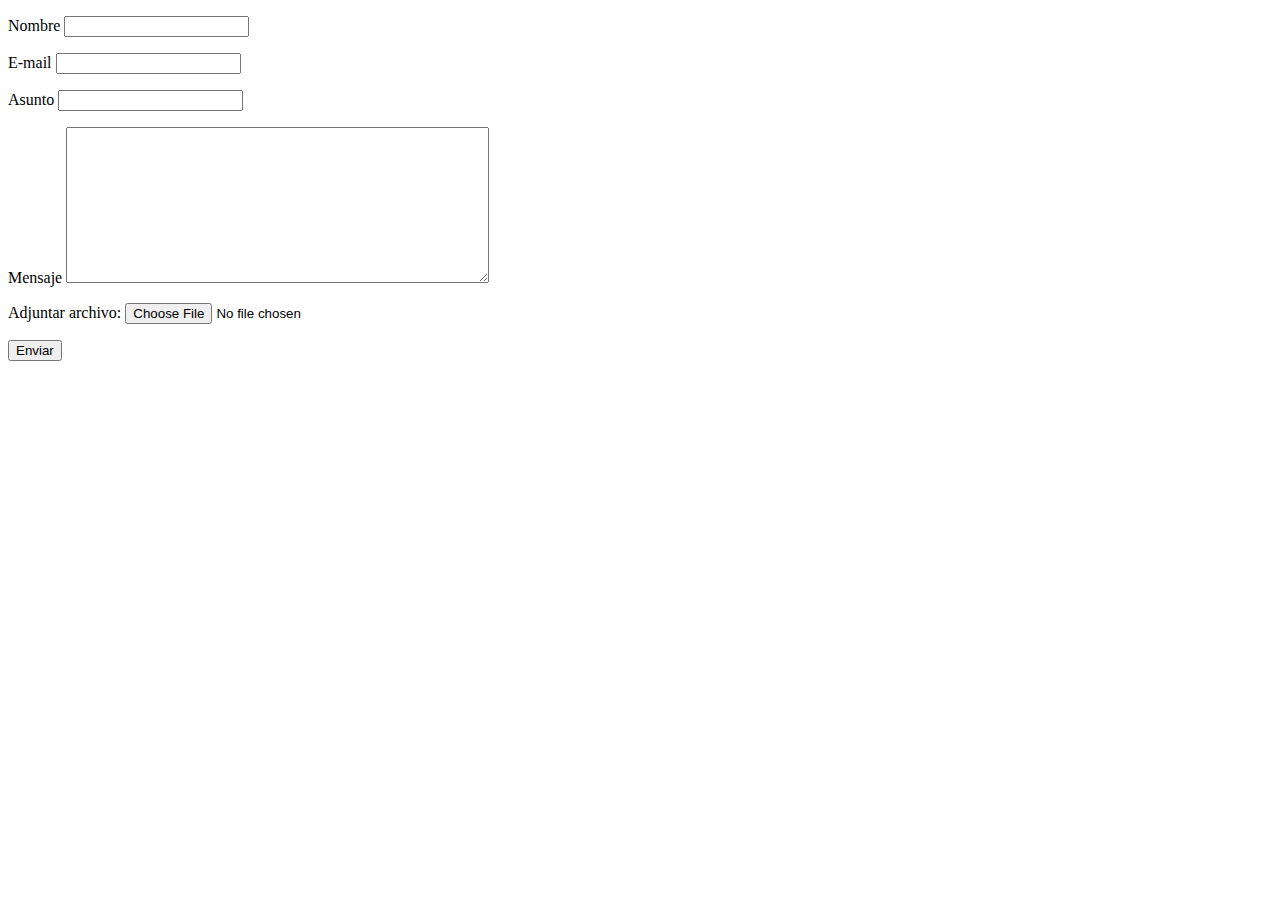
<file: construccion/test/formulario.html>
<!DOCTYPE html>
<html lang="en" dir="ltr">
  <head>
    <meta charset="utf-8">
    <title></title>
  </head>
  <body>
    <!-- <form name="frmContacto" method="post" action="sendbymail.php">
      <table width="500px">
        <tr>
          <td>
            <label for="first_name">Nombre: *</label>
          </td>
          <td>
            <input type="text" name="first_name" maxlength="50" size="25">
          </td>
        </tr>
        <tr>
          <td>
            <label for="email">Dirección de E-mail: *</label>
          </td>
          <td>
            <input type="text" name="email" maxlength="80" size="35">
          </td>
        </tr>
        <tr>
          <td colspan="2" style="text-align:right">
            <input type="submit" value="Enviar">
          </td>
        </tr>
      </table>
    </form> -->

    <form name='formulario' id='formulario' method='post' action='enviar.php' target='_self' enctype="multipart/form-data">
      <p>Nombre <input type='text' name='Nombre' id='Nombre'></p>
      <p>E-mail
        <input type='text' name='email' id='email'>
      </p>
      <p>Asunto
        <input type='text' name='asunto' id='asunto' />
      </p>
      <p>Mensaje
        <textarea name="mensaje" cols="50" rows="10" id="mensaje"></textarea>
      </p>
      <p>Adjuntar archivo: <input type='file' name='archivo1' id='archivo1'></p>
      <p>
        <input type='submit' value='Enviar'>
      </p>
    </form>
  </body>
</html>
</file>
<file: css/master.css>
.sidenav li>a{
	padding: 0 15px;
	font-weight: 1;
}

.dropdown-content li>a, .dropdown-content li>span{
	color: white;
}

.sidenav-trigger i{
	color: white;
}

.slogan{
  font-size: 30px;
}

.green-fest {
	background-color: #00838f ;
}

.navText {
	color: white;
}

nav, nav .nav-wrapper i {
	margin-left: 0px;
}

.brand-logo img {
	/* width: 140px; */
	margin-left: 10px;
}

.yellow-fest {
	background-color: #f8c35b !important;
}

.fb-page{
	width: 430px;
	height: 430px;
}

.dropdown-content li:hover {
   background-color: rgba(0,0,0,0);
}

.programacion {
	height: auto;
	margin-top: 20px;
	display: block;
	width: 400px;
	margin-right: auto;
	margin-left: auto;
	max-width: 100%;
}

.premios {
	height: auto;
	margin-top: 20px;
	display: block;
	width: 400px;
	margin-right: auto;
	margin-left: auto;
	max-width: 100%;	
}

.contacto{
	height: auto;
	margin-top: 20px;
	display: block;
	width: 400px;
	margin-right: auto;
	margin-left: auto;
	max-width: 100%;
}

element.style {
    width: 100%;
    
}

.card .noticia img {
    display: block;
    border-radius: 2px 2px 0 0;
    position: relative;
    left: 0;
    right: 0;
    top: 0;
    bottom: 0;
	width: 100%;
	height: 235px;
}

.card .noticia-slider img {
    display: block;
    border-radius: 2px 2px 0 0;
    position: relative;
    left: 0;
    right: 0;
    top: 0;
    bottom: 0;
	width: 100%;
	height: 435px;
}
/* .card{
	
	height: 450px;
} */

.card .card-action {
    background-color: inherit;
    border-top: 1px solid rgba(160,160,160,0.2);
    position: relative;
	padding: 16px 24px;
	height: 50px;
}
</file>
